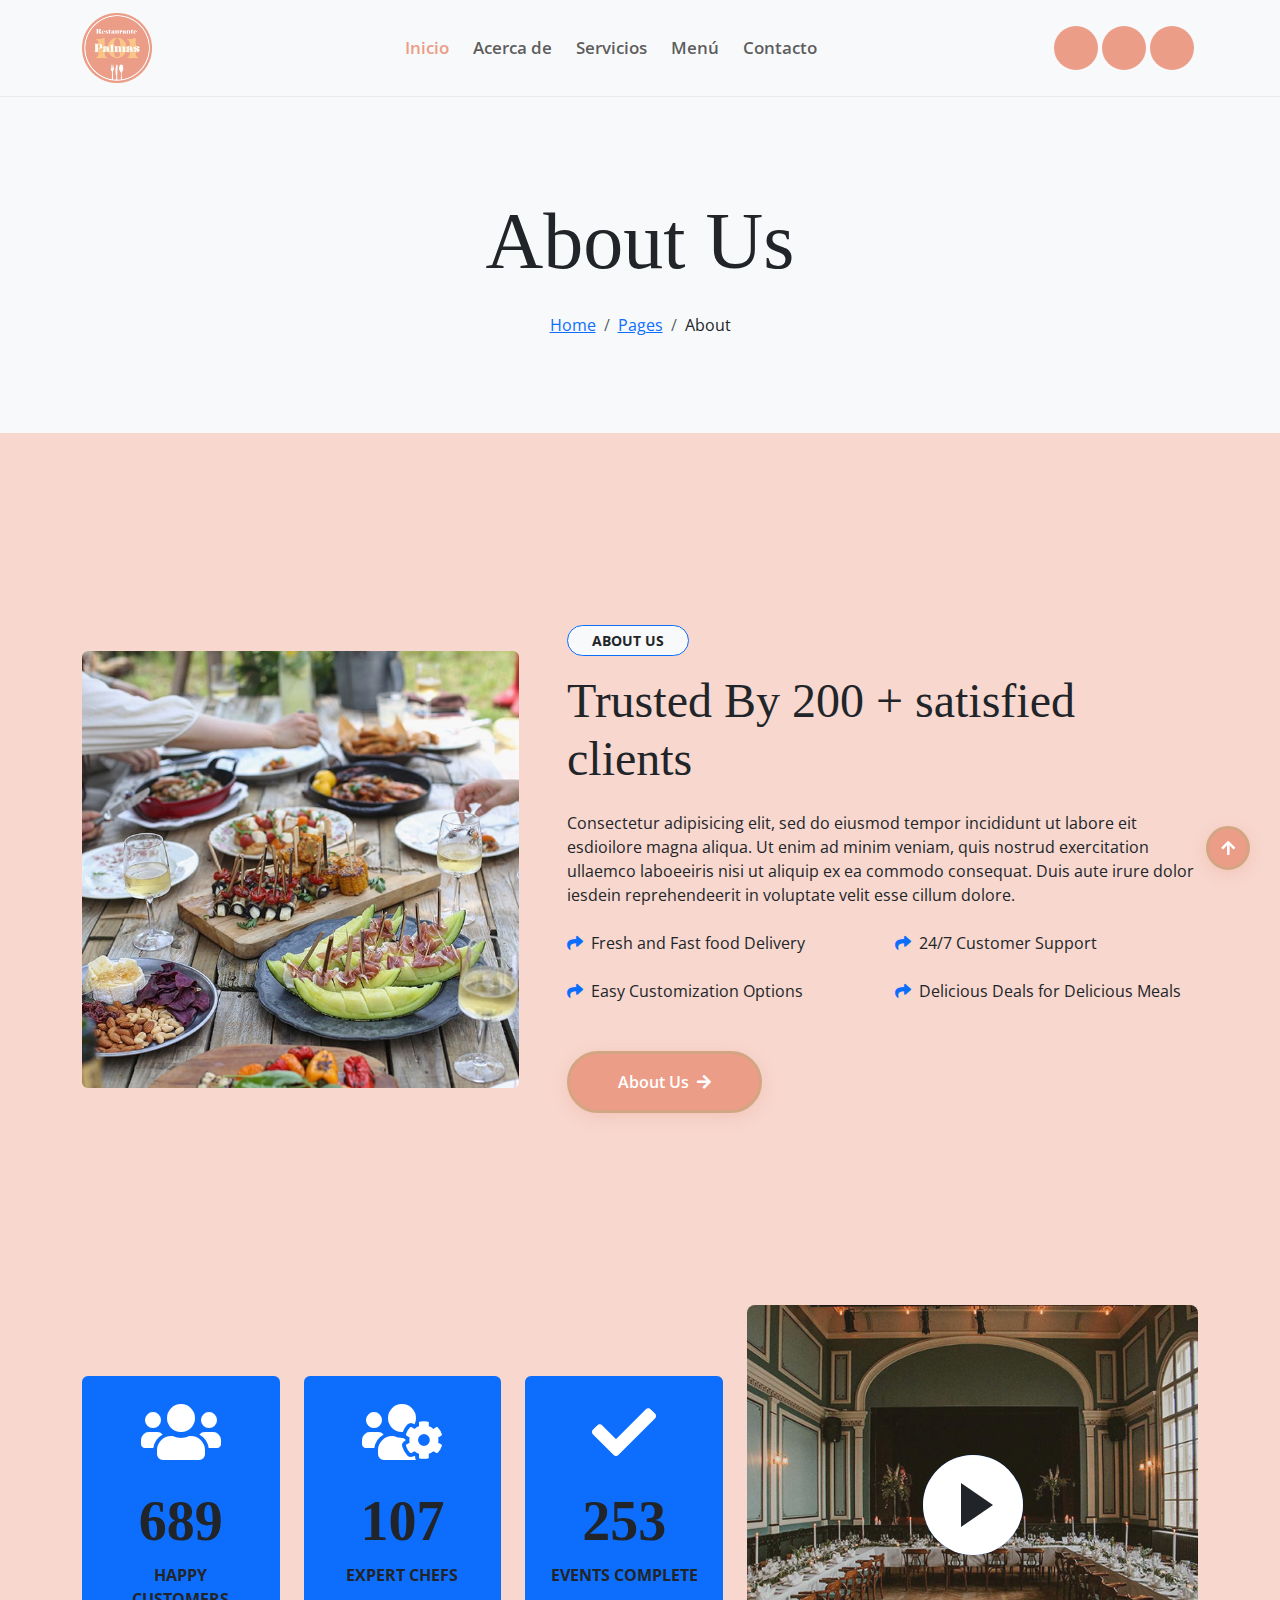
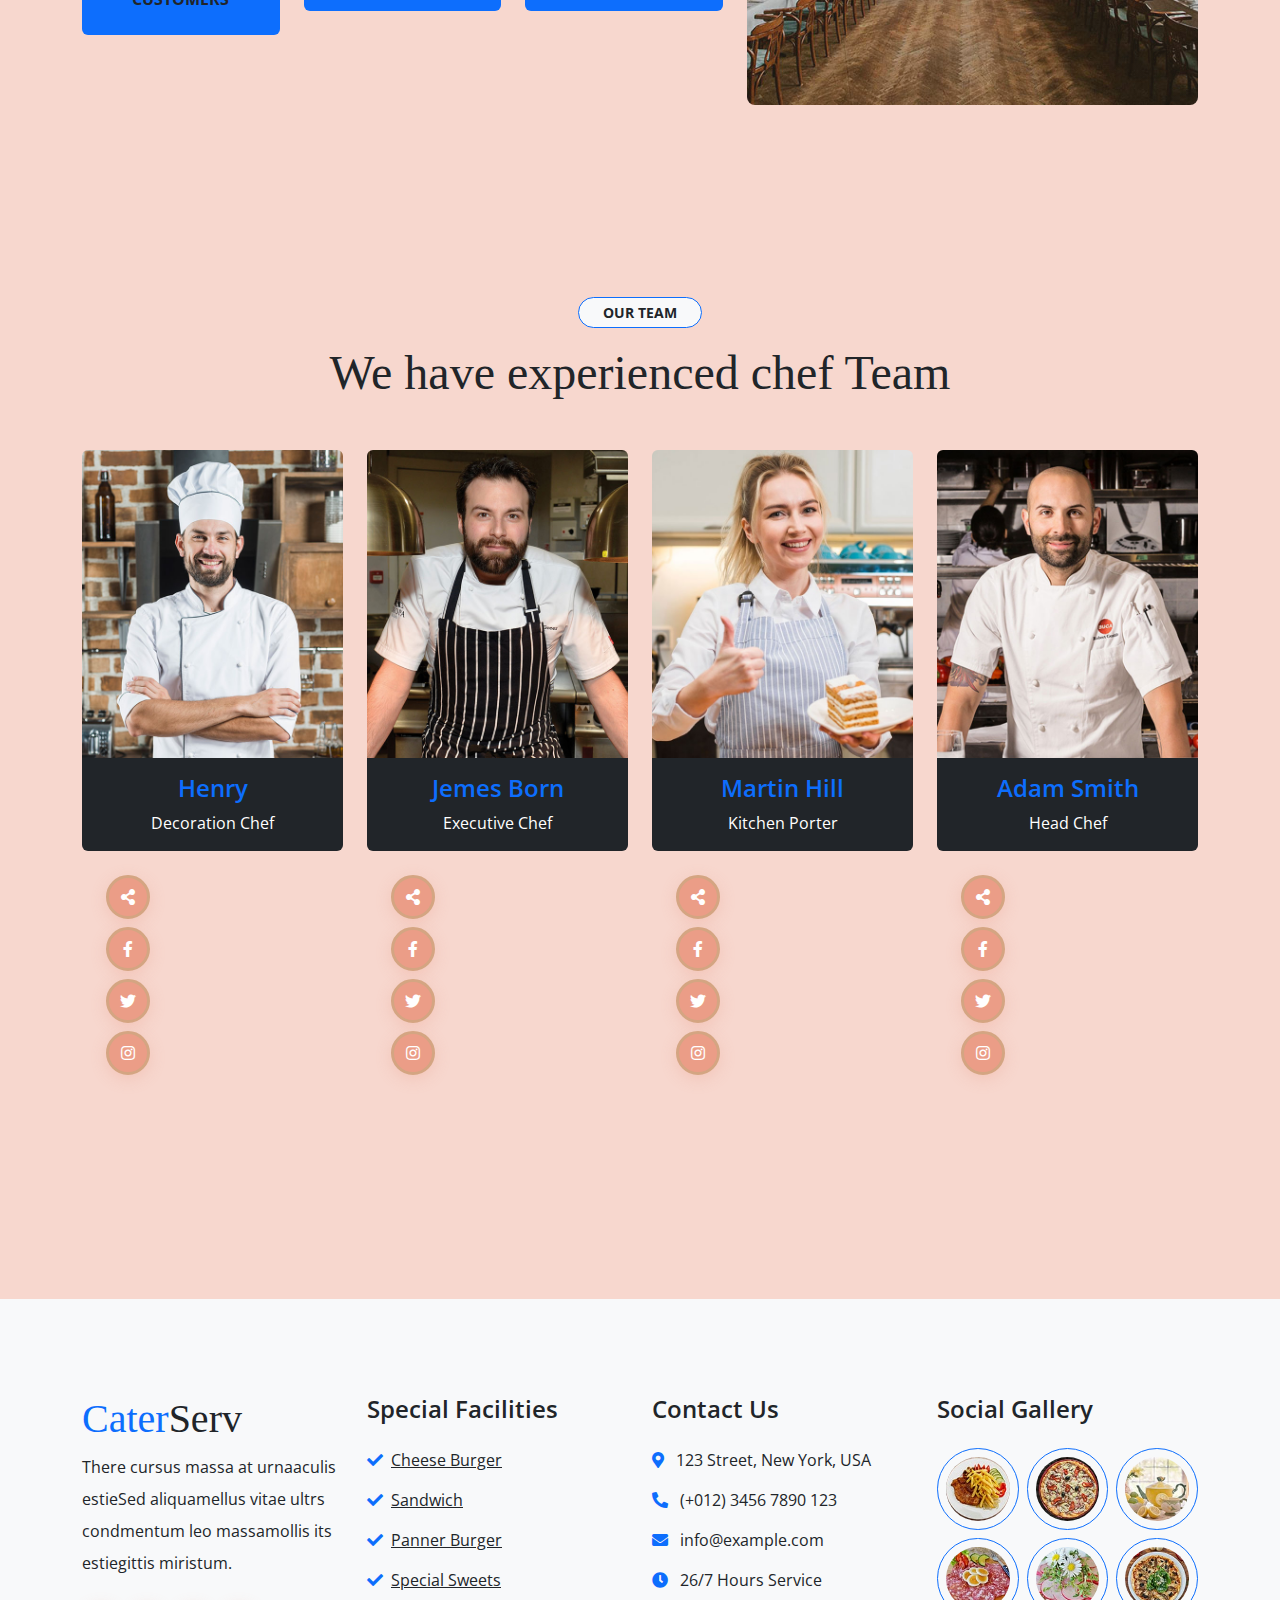
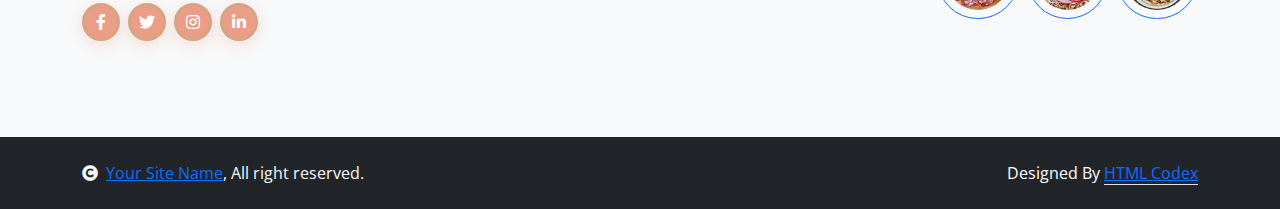
<file: about.html>
<!DOCTYPE html>
<html lang="es">

    <head>
        <meta charset="utf-8">
        <title>CaterServ - Catering Services Website Template</title>
        <meta content="width=device-width, initial-scale=1.0" name="viewport">
        <meta content="" name="keywords">
        <meta content="" name="description">

        <!-- Google Web Fonts -->
        <link rel="preconnect" href="https://fonts.googleapis.com">
        <link rel="preconnect" href="https://fonts.gstatic.com" crossorigin>
        <link href="https://fonts.googleapis.com/css2?family=Open+Sans:wght@400;600&family=Playball&display=swap" rel="stylesheet">

        <!-- Icon Font Stylesheet -->
        <link rel="stylesheet" href="https://use.fontawesome.com/releases/v5.15.4/css/all.css"/>
        <link href="https://cdn.jsdelivr.net/npm/bootstrap-icons@1.4.1/font/bootstrap-icons.css" rel="stylesheet">

        <!-- Libraries Stylesheet -->
        <link href="lib/animate/animate.min.css" rel="stylesheet">
        <link href="lib/lightbox/css/lightbox.min.css" rel="stylesheet">
        <link href="lib/owlcarousel/owl.carousel.min.css" rel="stylesheet">

        <!-- Customized Bootstrap Stylesheet -->
        <link href="https://cdn.jsdelivr.net/npm/bootstrap@5.3.3/dist/css/bootstrap.min.css" rel="stylesheet">

        <!-- Template Stylesheet -->
        <link href="css/style.css" rel="stylesheet">
    </head>

    <body>

        <!-- Spinner Start -->
        <div id="spinner" class="show w-100 vh-100 bg-white position-fixed translate-middle top-50 start-50  d-flex align-items-center justify-content-center">
            <div class="spinner-grow text-primary" role="status"></div>
        </div>
        <!-- Spinner End -->


        <!-- Navbar start -->
        <section class="container-fluid nav-bar">
            <div class="container">
                <nav class="navbar navbar-light navbar-expand-lg py-2">
                    <a href="index.html" class="navbar-brand">
                        <img src="img/logo_palmas_101.webp" alt="" style="width: 70px; height: auto;">
                    </a>
                    <button class="navbar-toggler py-2 px-3" type="button" data-bs-toggle="collapse" data-bs-target="#navbarCollapse">
                        <span class="fas fa-bars text-primary"></span>
                    </button>
                    <div class="collapse navbar-collapse" id="navbarCollapse">
                        <div class="navbar-nav mx-auto">
                            <a href="index.html" class="nav-item nav-link active">Inicio</a>
                            <a href="about.html" class="nav-item nav-link">Acerca de</a>
                            <a href="service.html" class="nav-item nav-link">Servicios</a>
                            <a href="menu.html" class="nav-item nav-link">Menú</a>
                            <a href="contact.html" class="nav-item nav-link">Contacto</a>
                        </div>
                        <button class="btn-search btn btn-md-square me-1 rounded-circle d-none d-lg-inline-flex" data-bs-toggle="modal" data-bs-target="#searchModal"><i class="fa-brands fa-facebook-f"></i></button>
                        <button class="btn-search btn btn-md-square me-1 rounded-circle d-none d-lg-inline-flex" data-bs-toggle="modal" data-bs-target="#searchModal"><i class="fa-brands fa-instagram"></i></button>
                        <button class="btn-search btn btn-md-square me-1 rounded-circle d-none d-lg-inline-flex" data-bs-toggle="modal" data-bs-target="#searchModal"><i class="fa-brands fa-tiktok"></i></button>
                    </div>
                </nav>
            </div>
        </section>
        <!-- Navbar End -->


        <!-- Modal Search Start -->
        <div class="modal fade" id="searchModal" tabindex="-1" aria-labelledby="exampleModalLabel" aria-hidden="true">
            <div class="modal-dialog modal-fullscreen">
                <div class="modal-content rounded-0">
                    <div class="modal-header">
                        <h5 class="modal-title" id="exampleModalLabel">Search by keyword</h5>
                        <button type="button" class="btn-close" data-bs-dismiss="modal" aria-label="Close"></button>
                    </div>
                    <div class="modal-body d-flex align-items-center">
                        <div class="input-group w-75 mx-auto d-flex">
                            <input type="search" class="form-control bg-transparent p-3" placeholder="keywords" aria-describedby="search-icon-1">
                            <span id="search-icon-1" class="input-group-text p-3"><i class="fa fa-search"></i></span>
                        </div>
                    </div>
                </div>
            </div>
        </div>
        <!-- Modal Search End -->


        <!-- Hero Start -->
        <div class="container-fluid bg-light py-6 my-6 mt-0">
            <div class="container text-center animated bounceInDown">
                <h1 class="display-1 mb-4">About Us</h1>
                <ol class="breadcrumb justify-content-center mb-0 animated bounceInDown">
                    <li class="breadcrumb-item"><a href="#">Home</a></li>
                    <li class="breadcrumb-item"><a href="#">Pages</a></li>
                    <li class="breadcrumb-item text-dark" aria-current="page">About</li>
                </ol>
            </div>
        </div>
        <!-- Hero End -->


        <!-- About Satrt -->
        <div class="container-fluid py-6">
            <div class="container">
                <div class="row g-5 align-items-center">
                    <div class="col-lg-5 wow bounceInUp" data-wow-delay="0.1s">
                        <img src="img/about.jpg" class="img-fluid rounded" alt="">
                    </div>
                    <div class="col-lg-7 wow bounceInUp" data-wow-delay="0.3s">
                        <small class="d-inline-block fw-bold text-dark text-uppercase bg-light border border-primary rounded-pill px-4 py-1 mb-3">About Us</small>
                        <h1 class="display-5 mb-4">Trusted By 200 + satisfied clients</h1>
                        <p class="mb-4">Consectetur adipisicing elit, sed do eiusmod tempor incididunt ut labore eit esdioilore magna aliqua. Ut enim ad minim veniam, 
                            quis nostrud exercitation ullaemco laboeeiris nisi ut aliquip ex ea commodo consequat. Duis aute irure 
                            dolor iesdein reprehendeerit in voluptate velit esse cillum dolore.</p>
                        <div class="row g-4 text-dark mb-5">
                            <div class="col-sm-6">
                                <i class="fas fa-share text-primary me-2"></i>Fresh and Fast food Delivery
                            </div>
                            <div class="col-sm-6">
                                <i class="fas fa-share text-primary me-2"></i>24/7 Customer Support
                            </div>
                            <div class="col-sm-6">
                                <i class="fas fa-share text-primary me-2"></i>Easy Customization Options
                            </div>
                            <div class="col-sm-6">
                                <i class="fas fa-share text-primary me-2"></i>Delicious Deals for Delicious Meals
                            </div>
                        </div>
                        <a href="" class="btn btn-primary py-3 px-5 rounded-pill">About Us<i class="fas fa-arrow-right ps-2"></i></a>
                    </div>
                </div>
            </div>
        </div>
        <!-- About End -->


        <!-- Fact Start-->
        <div class="container-fluid faqt py-6">
            <div class="container">
                <div class="row g-4 align-items-center">
                    <div class="col-lg-7">
                       <div class="row g-4">
                            <div class="col-sm-4 wow bounceInUp" data-wow-delay="0.3s">
                                <div class="faqt-item bg-primary rounded p-4 text-center">
                                    <i class="fas fa-users fa-4x mb-4 text-white"></i>
                                    <h1 class="display-4 fw-bold" data-toggle="counter-up">689</h1>
                                    <p class="text-dark text-uppercase fw-bold mb-0">Happy Customers</p>
                                </div>
                            </div>
                            <div class="col-sm-4 wow bounceInUp" data-wow-delay="0.5s">
                                <div class="faqt-item bg-primary rounded p-4 text-center">
                                    <i class="fas fa-users-cog fa-4x mb-4 text-white"></i>
                                    <h1 class="display-4 fw-bold" data-toggle="counter-up">107</h1>
                                    <p class="text-dark text-uppercase fw-bold mb-0">Expert Chefs</p>
                                </div>
                            </div>
                            <div class="col-sm-4 wow bounceInUp" data-wow-delay="0.7s">
                                <div class="faqt-item bg-primary rounded p-4 text-center">
                                    <i class="fas fa-check fa-4x mb-4 text-white"></i>
                                    <h1 class="display-4 fw-bold" data-toggle="counter-up">253</h1>
                                    <p class="text-dark text-uppercase fw-bold mb-0">Events Complete</p>
                                </div>
                            </div>
                        </div>
                    </div>
                    <div class="col-lg-5 wow bounceInUp" data-wow-delay="0.1s">
                        <div class="video">
                            <button type="button" class="btn btn-play" data-bs-toggle="modal" data-src="https://www.youtube.com/embed/DWRcNpR6Kdc" data-bs-target="#videoModal">
                                <span></span>
                            </button>
                        </div>
                    </div>
                </div>
            </div>
        </div>
        <!-- Modal Video -->
        <div class="modal fade" id="videoModal" tabindex="-1" aria-labelledby="exampleModalLabel" aria-hidden="true">
            <div class="modal-dialog">
                <div class="modal-content rounded-0">
                    <div class="modal-header">
                        <h5 class="modal-title" id="exampleModalLabel">Youtube Video</h5>
                        <button type="button" class="btn-close" data-bs-dismiss="modal" aria-label="Close"></button>
                    </div>
                    <div class="modal-body">
                        <!-- 16:9 aspect ratio -->
                        <div class="ratio ratio-16x9">
                            <iframe class="embed-responsive-item" src="" id="video" allowfullscreen allowscriptaccess="always"
                                allow="autoplay"></iframe>
                        </div>
                    </div>
                </div>
            </div>
        </div>
        <!-- Fact End -->


        <!-- Team Start -->
        <div class="container-fluid team py-6">
            <div class="container">
                <div class="text-center wow bounceInUp" data-wow-delay="0.1s">
                    <small class="d-inline-block fw-bold text-dark text-uppercase bg-light border border-primary rounded-pill px-4 py-1 mb-3">Our Team</small>
                    <h1 class="display-5 mb-5">We have experienced chef Team</h1>
                </div>
                <div class="row g-4">
                    <div class="col-lg-3 col-md-6 wow bounceInUp" data-wow-delay="0.1s">
                        <div class="team-item rounded">
                            <img class="img-fluid rounded-top " src="img/team-1.jpg" alt="">
                            <div class="team-content text-center py-3 bg-dark rounded-bottom">
                                <h4 class="text-primary">Henry</h4>
                                <p class="text-white mb-0">Decoration Chef</p>
                            </div>
                            <div class="team-icon d-flex flex-column justify-content-center m-4">
                                <a class="share btn btn-primary btn-md-square rounded-circle mb-2" href=""><i class="fas fa-share-alt"></i></a>
                                <a class="share-link btn btn-primary btn-md-square rounded-circle mb-2" href=""><i class="fab fa-facebook-f"></i></a>
                                <a class="share-link btn btn-primary btn-md-square rounded-circle mb-2" href=""><i class="fab fa-twitter"></i></a>
                                <a class="share-link btn btn-primary btn-md-square rounded-circle mb-2" href=""><i class="fab fa-instagram"></i></a>
                            </div>
                        </div>
                    </div>
                    <div class="col-lg-3 col-md-6 wow bounceInUp" data-wow-delay="0.3s">
                        <div class="team-item rounded">
                            <img class="img-fluid rounded-top " src="img/team-2.jpg" alt="">
                            <div class="team-content text-center py-3 bg-dark rounded-bottom">
                                <h4 class="text-primary">Jemes Born</h4>
                                <p class="text-white mb-0">Executive Chef</p>
                            </div>
                            <div class="team-icon d-flex flex-column justify-content-center m-4">
                                <a class="share btn btn-primary btn-md-square rounded-circle mb-2" href=""><i class="fas fa-share-alt"></i></a>
                                <a class="share-link btn btn-primary btn-md-square rounded-circle mb-2" href=""><i class="fab fa-facebook-f"></i></a>
                                <a class="share-link btn btn-primary btn-md-square rounded-circle mb-2" href=""><i class="fab fa-twitter"></i></a>
                                <a class="share-link btn btn-primary btn-md-square rounded-circle mb-2" href=""><i class="fab fa-instagram"></i></a>
                            </div>
                        </div>
                    </div>
                    <div class="col-lg-3 col-md-6 wow bounceInUp" data-wow-delay="0.5s">
                        <div class="team-item rounded">
                            <img class="img-fluid rounded-top " src="img/team-3.jpg" alt="">
                            <div class="team-content text-center py-3 bg-dark rounded-bottom">
                                <h4 class="text-primary">Martin Hill</h4>
                                <p class="text-white mb-0">Kitchen Porter</p>
                            </div>
                            <div class="team-icon d-flex flex-column justify-content-center m-4">
                                <a class="share btn btn-primary btn-md-square rounded-circle mb-2" href=""><i class="fas fa-share-alt"></i></a>
                                <a class="share-link btn btn-primary btn-md-square rounded-circle mb-2" href=""><i class="fab fa-facebook-f"></i></a>
                                <a class="share-link btn btn-primary btn-md-square rounded-circle mb-2" href=""><i class="fab fa-twitter"></i></a>
                                <a class="share-link btn btn-primary btn-md-square rounded-circle mb-2" href=""><i class="fab fa-instagram"></i></a>
                            </div>
                        </div>
                    </div>
                    <div class="col-lg-3 col-md-6 wow bounceInUp" data-wow-delay="0.7s">
                        <div class="team-item rounded">
                            <img class="img-fluid rounded-top " src="img/team-4.jpg" alt="">
                            <div class="team-content text-center py-3 bg-dark rounded-bottom">
                                <h4 class="text-primary">Adam Smith</h4>
                                <p class="text-white mb-0">Head Chef</p>
                            </div>
                            <div class="team-icon d-flex flex-column justify-content-center m-4">
                                <a class="share btn btn-primary btn-md-square rounded-circle mb-2" href=""><i class="fas fa-share-alt"></i></a>
                                <a class="share-link btn btn-primary btn-md-square rounded-circle mb-2" href=""><i class="fab fa-facebook-f"></i></a>
                                <a class="share-link btn btn-primary btn-md-square rounded-circle mb-2" href=""><i class="fab fa-twitter"></i></a>
                                <a class="share-link btn btn-primary btn-md-square rounded-circle mb-2" href=""><i class="fab fa-instagram"></i></a>
                            </div>
                        </div>
                    </div>
                </div>
            </div>
        </div>
        <!-- Team End -->


        <!-- Footer Start -->
        <div class="container-fluid footer py-6 my-6 mb-0 bg-light wow bounceInUp" data-wow-delay="0.1s">
            <div class="container">
                <div class="row">
                    <div class="col-lg-3 col-md-6">
                        <div class="footer-item">
                            <h1 class="text-primary">Cater<span class="text-dark">Serv</span></h1>
                            <p class="lh-lg mb-4">There cursus massa at urnaaculis estieSed aliquamellus vitae ultrs condmentum leo massamollis its estiegittis miristum.</p>
                            <div class="footer-icon d-flex">
                                <a class="btn btn-primary btn-sm-square me-2 rounded-circle" href=""><i class="fab fa-facebook-f"></i></a>
                                <a class="btn btn-primary btn-sm-square me-2 rounded-circle" href=""><i class="fab fa-twitter"></i></a>
                                <a href="#" class="btn btn-primary btn-sm-square me-2 rounded-circle"><i class="fab fa-instagram"></i></a>
                                <a href="#" class="btn btn-primary btn-sm-square rounded-circle"><i class="fab fa-linkedin-in"></i></a>
                            </div>
                        </div>
                    </div>
                    <div class="col-lg-3 col-md-6">
                        <div class="footer-item">
                            <h4 class="mb-4">Special Facilities</h4>
                            <div class="d-flex flex-column align-items-start">
                                <a class="text-body mb-3" href=""><i class="fa fa-check text-primary me-2"></i>Cheese Burger</a>
                                <a class="text-body mb-3" href=""><i class="fa fa-check text-primary me-2"></i>Sandwich</a>
                                <a class="text-body mb-3" href=""><i class="fa fa-check text-primary me-2"></i>Panner Burger</a>
                                <a class="text-body mb-3" href=""><i class="fa fa-check text-primary me-2"></i>Special Sweets</a>
                            </div>
                        </div>
                    </div>
                    <div class="col-lg-3 col-md-6">
                        <div class="footer-item">
                            <h4 class="mb-4">Contact Us</h4>
                            <div class="d-flex flex-column align-items-start">
                                <p><i class="fa fa-map-marker-alt text-primary me-2"></i> 123 Street, New York, USA</p>
                                <p><i class="fa fa-phone-alt text-primary me-2"></i> (+012) 3456 7890 123</p>
                                <p><i class="fas fa-envelope text-primary me-2"></i> info@example.com</p>
                                <p><i class="fa fa-clock text-primary me-2"></i> 26/7 Hours Service</p>
                            </div>
                        </div>
                    </div>
                    <div class="col-lg-3 col-md-6">
                        <div class="footer-item">
                            <h4 class="mb-4">Social Gallery</h4>
                            <div class="row g-2">
                                <div class="col-4">
                                     <img src="img/menu-01.jpg" class="img-fluid rounded-circle border border-primary p-2" alt="">
                                </div>
                                <div class="col-4">
                                     <img src="img/menu-02.jpg" class="img-fluid rounded-circle border border-primary p-2" alt="">
                                </div>
                                <div class="col-4">
                                     <img src="img/menu-03.jpg" class="img-fluid rounded-circle border border-primary p-2" alt="">
                                </div>
                                <div class="col-4">
                                     <img src="img/menu-04.jpg" class="img-fluid rounded-circle border border-primary p-2" alt="">
                                </div>
                                <div class="col-4">
                                     <img src="img/menu-05.jpg" class="img-fluid rounded-circle border border-primary p-2" alt="">
                                </div>
                                <div class="col-4">
                                     <img src="img/menu-06.jpg" class="img-fluid rounded-circle border border-primary p-2" alt="">
                                </div>
                            </div>
                        </div>
                    </div>
                </div>
            </div>
        </div>
        <!-- Footer End -->


        <!-- Copyright Start -->
        <div class="container-fluid copyright bg-dark py-4">
            <div class="container">
                <div class="row">
                    <div class="col-md-6 text-center text-md-start mb-3 mb-md-0">
                        <span class="text-light"><a href="#"><i class="fas fa-copyright text-light me-2"></i>Your Site Name</a>, All right reserved.</span>
                    </div>
                    <div class="col-md-6 my-auto text-center text-md-end text-white">
                        <!--/*** This template is free as long as you keep the below author’s credit link/attribution link/backlink. ***/-->
                        <!--/*** If you'd like to use the template without the below author’s credit link/attribution link/backlink, ***/-->
                        <!--/*** you can purchase the Credit Removal License from "https://htmlcodex.com/credit-removal". ***/-->
                        Designed By <a class="border-bottom" href="https://htmlcodex.com">HTML Codex</a>
                    </div>
                </div>
            </div>
        </div>
        <!-- Copyright End -->


        <!-- Back to Top -->
        <a href="#" class="btn btn-md-square btn-primary rounded-circle back-to-top"><i class="fa fa-arrow-up"></i></a>   

        
        <!-- JavaScript Libraries -->
        <script src="https://ajax.googleapis.com/ajax/libs/jquery/1.12.4/jquery.min.js"></script>
        <script src="https://cdn.jsdelivr.net/npm/bootstrap@5.0.0/dist/js/bootstrap.bundle.min.js"></script>
        <script src="lib/wow/wow.min.js"></script>
        <script src="lib/easing/easing.min.js"></script>
        <script src="lib/waypoints/waypoints.min.js"></script>
        <script src="lib/counterup/counterup.min.js"></script>
        <script src="lib/lightbox/js/lightbox.min.js"></script>
        <script src="lib/owlcarousel/owl.carousel.min.js"></script>

        <!-- Template Javascript -->
        <script src="js/main.js"></script>
    </body>
</html>
</file>
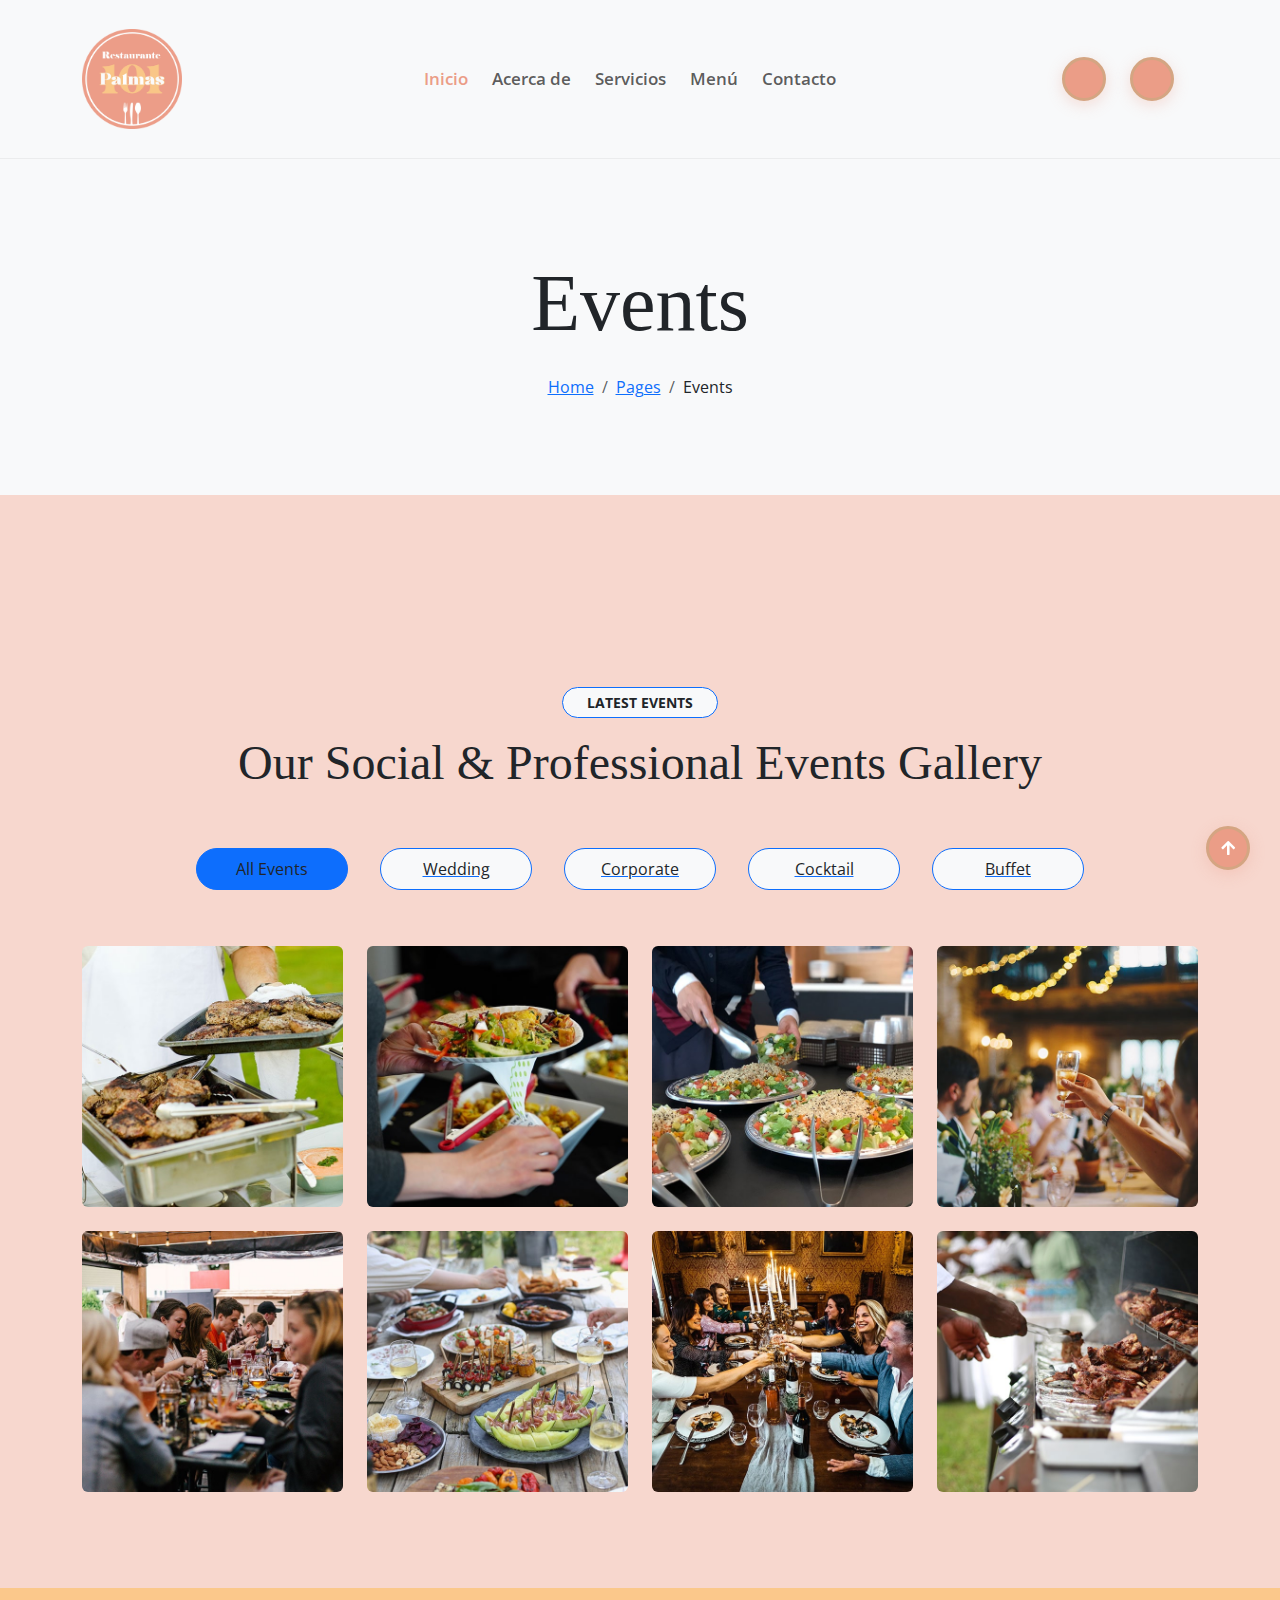
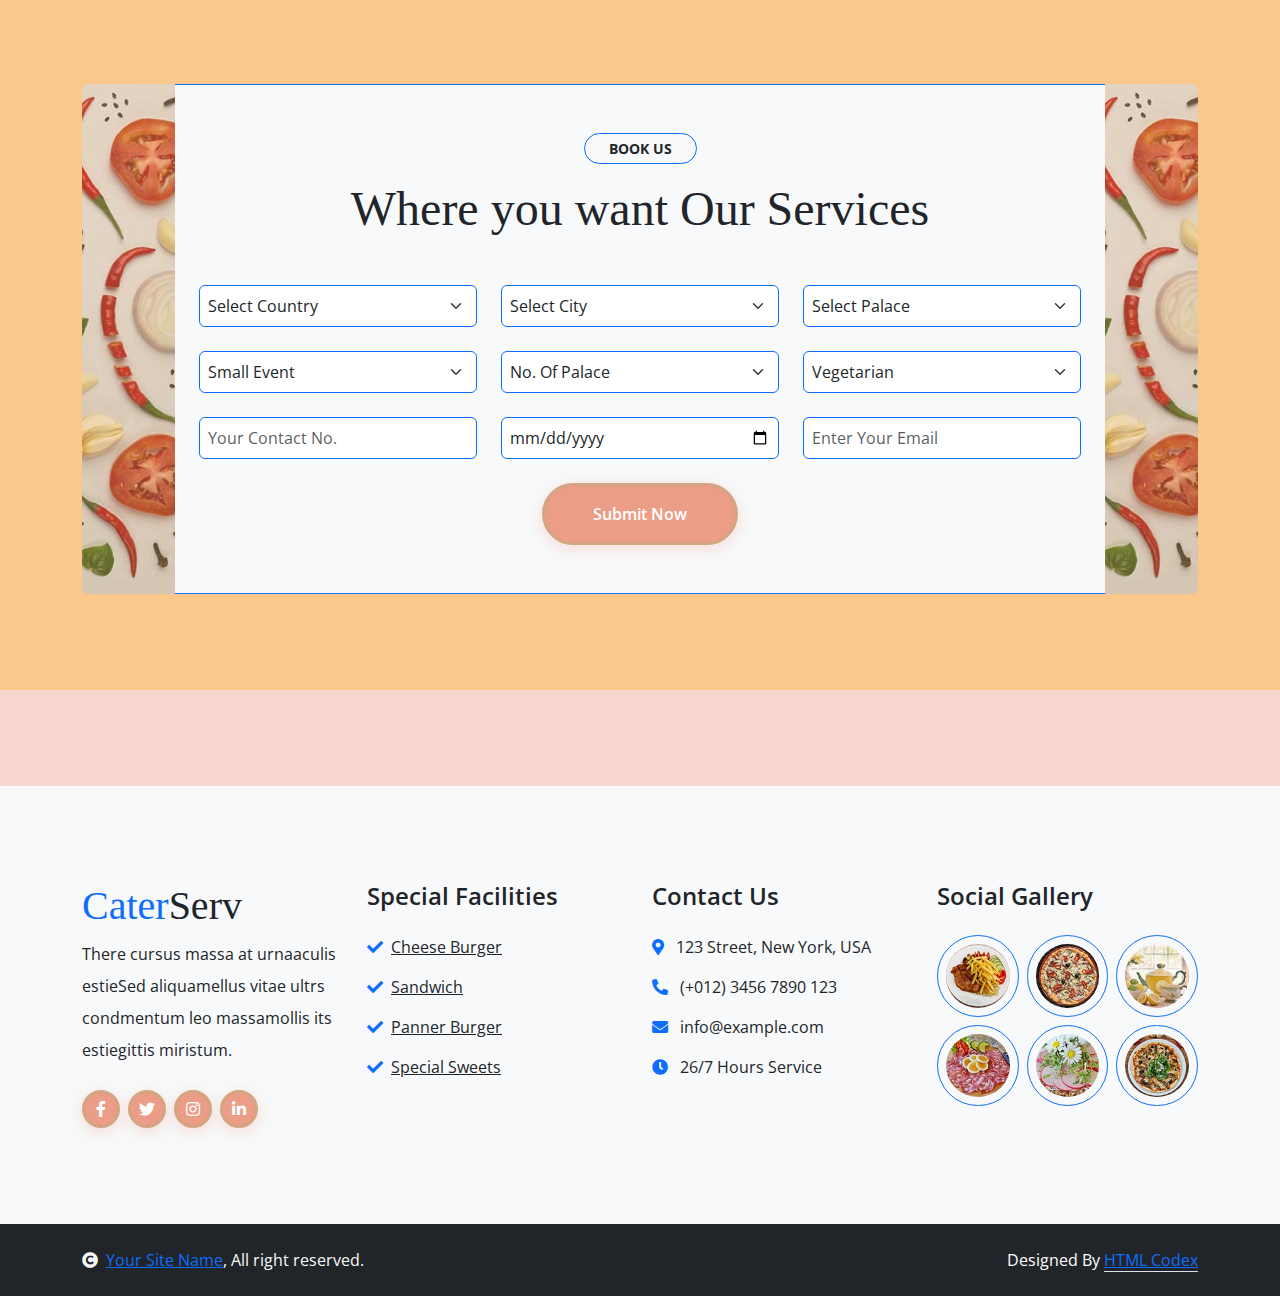
<file: event.html>
<!DOCTYPE html>
<html lang="en">

    <head>
        <meta charset="utf-8">
        <title>CaterServ - Catering Services Website Template</title>
        <meta content="width=device-width, initial-scale=1.0" name="viewport">
        <meta content="" name="keywords">
        <meta content="" name="description">

        <!-- Google Web Fonts -->
        <link rel="preconnect" href="https://fonts.googleapis.com">
        <link rel="preconnect" href="https://fonts.gstatic.com" crossorigin>
        <link href="https://fonts.googleapis.com/css2?family=Open+Sans:wght@400;600&family=Playball&display=swap" rel="stylesheet">

        <!-- Icon Font Stylesheet -->
        <link rel="stylesheet" href="https://use.fontawesome.com/releases/v5.15.4/css/all.css"/>
        <link href="https://cdn.jsdelivr.net/npm/bootstrap-icons@1.4.1/font/bootstrap-icons.css" rel="stylesheet">

        <!-- Libraries Stylesheet -->
        <link href="lib/animate/animate.min.css" rel="stylesheet">
        <link href="lib/lightbox/css/lightbox.min.css" rel="stylesheet">
        <link href="lib/owlcarousel/owl.carousel.min.css" rel="stylesheet">

        <!-- Customized Bootstrap Stylesheet -->
        <link href="https://cdn.jsdelivr.net/npm/bootstrap@5.3.3/dist/css/bootstrap.min.css" rel="stylesheet">

        <!-- Template Stylesheet -->
        <link href="css/style.css" rel="stylesheet">
    </head>

    <body>

        <!-- Spinner Start -->
        <div id="spinner" class="show w-100 vh-100 bg-white position-fixed translate-middle top-50 start-50  d-flex align-items-center justify-content-center">
            <div class="spinner-grow text-primary" role="status"></div>
        </div>
        <!-- Spinner End -->


        <!-- Navbar start -->
        <section class="container-fluid nav-bar">
            <div class="container">
                <nav class="navbar navbar-light navbar-expand-lg py-4">
                    <a href="index.html" class="navbar-brand">
                        <img src="img/logo_palmas_101.webp" alt="" style="width: 100px; height: auto;">
                    </a>
                    <button class="navbar-toggler py-2 px-3" type="button" data-bs-toggle="collapse" data-bs-target="#navbarCollapse">
                        <span class="fas fa-bars text-primary"></span>
                    </button>
                    <div class="collapse navbar-collapse" id="navbarCollapse">
                        <div class="navbar-nav mx-auto">
                            <a href="index.html" class="nav-item nav-link active">Inicio</a>
                            <a href="about.html" class="nav-item nav-link">Acerca de</a>
                            <a href="service.html" class="nav-item nav-link">Servicios</a>
                            <a href="menu.html" class="nav-item nav-link">Menú</a>
                            <!-- <div class="nav-item dropdown">
                                <a href="#" class="nav-link dropdown-toggle" data-bs-toggle="dropdown">Páginas</a>
                                <div class="dropdown-menu bg-light">
                                    <a href="book.html" class="dropdown-item">Reservar</a>
                                    <a href="blog.html" class="dropdown-item">Nuestro Blog</a>
                                    <a href="team.html" class="dropdown-item">Nuestro Equipo</a>
                                    <a href="testimonial.html" class="dropdown-item">Testimonios</a>
                                    <a href="404.html" class="dropdown-item">Página 404</a>
                                </div>
                            </div> -->
                            <a href="contact.html" class="nav-item nav-link">Contacto</a>
                        </div>
                        <button class="btn-search btn btn-primary btn-md-square me-4 rounded-circle d-none d-lg-inline-flex" data-bs-toggle="modal" data-bs-target="#searchModal"><i class="fa-brands fa-facebook"></i></button>
                        <button class="btn-search btn btn-primary btn-md-square me-4 rounded-circle d-none d-lg-inline-flex" data-bs-toggle="modal" data-bs-target="#searchModal"><i class="fa-brands fa-instagram"></i></button>
                    </div>
                </nav>
            </div>
        </section>
        <!-- Navbar End -->


        <!-- Modal Search Start -->
        <div class="modal fade" id="searchModal" tabindex="-1" aria-labelledby="exampleModalLabel" aria-hidden="true">
            <div class="modal-dialog modal-fullscreen">
                <div class="modal-content rounded-0">
                    <div class="modal-header">
                        <h5 class="modal-title" id="exampleModalLabel">Search by keyword</h5>
                        <button type="button" class="btn-close" data-bs-dismiss="modal" aria-label="Close"></button>
                    </div>
                    <div class="modal-body d-flex align-items-center">
                        <div class="input-group w-75 mx-auto d-flex">
                            <input type="search" class="form-control bg-transparent p-3" placeholder="keywords" aria-describedby="search-icon-1">
                            <span id="search-icon-1" class="input-group-text p-3"><i class="fa fa-search"></i></span>
                        </div>
                    </div>
                </div>
            </div>
        </div>
        <!-- Modal Search End -->


        <!-- Hero Start -->
        <div class="container-fluid bg-light py-6 my-6 mt-0">
            <div class="container text-center animated bounceInDown">
                <h1 class="display-1 mb-4">Events</h1>
                <ol class="breadcrumb justify-content-center mb-0 animated bounceInDown">
                    <li class="breadcrumb-item"><a href="#">Home</a></li>
                    <li class="breadcrumb-item"><a href="#">Pages</a></li>
                    <li class="breadcrumb-item text-dark" aria-current="page">Events</li>
                </ol>
            </div>
        </div>
        <!-- Hero End -->


        <!-- Events Start -->
        <div class="container-fluid event py-6">
            <div class="container">
                <div class="text-center wow bounceInUp" data-wow-delay="0.1s">
                    <small class="d-inline-block fw-bold text-dark text-uppercase bg-light border border-primary rounded-pill px-4 py-1 mb-3">Latest Events</small>
                    <h1 class="display-5 mb-5">Our Social & Professional Events Gallery</h1>
                </div>
                <div class="tab-class text-center">
                    <ul class="nav nav-pills d-inline-flex justify-content-center mb-5 wow bounceInUp" data-wow-delay="0.1s">
                        <li class="nav-item p-2">
                            <a class="d-flex mx-2 py-2 border border-primary bg-light rounded-pill active" data-bs-toggle="pill" href="#tab-1">
                                <span class="text-dark" style="width: 150px;">All Events</span>
                            </a>
                        </li>
                        <li class="nav-item p-2">
                            <a class="d-flex py-2 mx-2 border border-primary bg-light rounded-pill" data-bs-toggle="pill" href="#tab-2">
                                <span class="text-dark" style="width: 150px;">Wedding</span>
                            </a>
                        </li>
                        <li class="nav-item p-2">
                            <a class="d-flex mx-2 py-2 border border-primary bg-light rounded-pill" data-bs-toggle="pill" href="#tab-3">
                                <span class="text-dark" style="width: 150px;">Corporate</span>
                            </a>
                        </li>
                        <li class="nav-item p-2">
                            <a class="d-flex mx-2 py-2 border border-primary bg-light rounded-pill" data-bs-toggle="pill" href="#tab-4">
                                <span class="text-dark" style="width: 150px;">Cocktail</span>
                            </a>
                        </li>
                        <li class="nav-item p-2">
                            <a class="d-flex mx-2 py-2 border border-primary bg-light rounded-pill" data-bs-toggle="pill" href="#tab-5">
                                <span class="text-dark" style="width: 150px;">Buffet</span>
                            </a>
                        </li>
                    </ul>
                    <div class="tab-content">
                        <div id="tab-1" class="tab-pane fade show p-0 active">
                            <div class="row g-4">
                                <div class="col-lg-12">
                                    <div class="row g-4">
                                        <div class="col-md-6 col-lg-3 wow bounceInUp" data-wow-delay="0.1s">
                                            <div class="event-img position-relative">
                                                <img class="img-fluid rounded w-100" src="img/event-1.jpg" alt="">
                                                <div class="event-overlay d-flex flex-column p-4">
                                                    <h4 class="me-auto">Wedding</h4>
                                                    <a href="img/event-1.jpg" data-lightbox="event-1" class="my-auto"><i class="fas fa-search-plus text-dark fa-2x"></i></a>
                                                </div>
                                            </div>
                                        </div>
                                        <div class="col-md-6 col-lg-3 wow bounceInUp" data-wow-delay="0.3s">
                                            <div class="event-img position-relative">
                                                <img class="img-fluid rounded w-100" src="img/event-2.jpg" alt="">
                                                <div class="event-overlay d-flex flex-column p-4">
                                                    <h4 class="me-auto">Corporate</h4>
                                                    <a href="img/event-2.jpg" data-lightbox="event-2" class="my-auto"><i class="fas fa-search-plus text-dark fa-2x"></i></a>
                                                </div>
                                            </div>
                                        </div>
                                        <div class="col-md-6 col-lg-3 wow bounceInUp" data-wow-delay="0.5s">
                                            <div class="event-img position-relative">
                                                <img class="img-fluid rounded w-100" src="img/event-3.jpg" alt="">
                                                <div class="event-overlay d-flex flex-column p-4">
                                                    <h4 class="me-auto">Wedding</h4>
                                                    <a href="img/event-3.jpg" data-lightbox="event-3" class="my-auto"><i class="fas fa-search-plus text-dark fa-2x"></i></a>
                                                </div>
                                            </div>
                                        </div>
                                        <div class="col-md-6 col-lg-3 wow bounceInUp" data-wow-delay="0.7s">
                                            <div class="event-img position-relative">
                                                <img class="img-fluid rounded w-100" src="img/event-4.jpg" alt="">
                                                <div class="event-overlay d-flex flex-column p-4">
                                                    <h4 class="me-auto">Buffet</h4>
                                                    <a href="img/event-4.jpg" data-lightbox="event-4" class="my-auto"><i class="fas fa-search-plus text-dark fa-2x"></i></a>
                                                </div>
                                            </div>
                                        </div>
                                        <div class="col-md-6 col-lg-3 wow bounceInUp" data-wow-delay="0.1s">
                                            <div class="event-img position-relative">
                                                <img class="img-fluid rounded w-100" src="img/event-5.jpg" alt="">
                                                <div class="event-overlay d-flex flex-column p-4">
                                                    <h4 class="me-auto">Cocktail</h4>
                                                    <a href="img/event-5.jpg" data-lightbox="event-5" class="my-auto"><i class="fas fa-search-plus text-dark fa-2x"></i></a>
                                                </div>
                                            </div>
                                        </div>
                                        <div class="col-md-6 col-lg-3 wow bounceInUp" data-wow-delay="0.3s">
                                            <div class="event-img position-relative">
                                                <img class="img-fluid rounded w-100" src="img/event-6.jpg" alt="">
                                                <div class="event-overlay d-flex flex-column p-4">
                                                    <h4 class="me-auto">Wedding</h4>
                                                    <a href="img/event-6.jpg" data-lightbox="event-6" class="my-auto"><i class="fas fa-search-plus text-dark fa-2x"></i></a>
                                                </div>
                                            </div>
                                        </div>
                                        <div class="col-md-6 col-lg-3 wow bounceInUp" data-wow-delay="0.5s">
                                            <div class="event-img position-relative">
                                                <img class="img-fluid rounded w-100" src="img/event-7.jpg" alt="">
                                                <div class="event-overlay d-flex flex-column p-4">
                                                    <h4 class="me-auto">Buffet</h4>
                                                    <a href="img/event-7.jpg" data-lightbox="event-7" class="my-auto"><i class="fas fa-search-plus text-dark fa-2x"></i></a>
                                                </div>
                                            </div>
                                        </div>
                                        <div class="col-md-6 col-lg-3 wow bounceInUp" data-wow-delay="0.7s">
                                            <div class="event-img position-relative">
                                                <img class="img-fluid rounded w-100" src="img/event-8.jpg" alt="">
                                                <div class="event-overlay d-flex flex-column p-4">
                                                    <h4 class="me-auto">Corporate</h4>
                                                    <a href="img/event-8.jpg" data-lightbox="event-17" class="my-auto"><i class="fas fa-search-plus text-dark fa-2x"></i></a>
                                                </div>
                                            </div>
                                        </div>
                                    </div>
                                </div>
                            </div>
                        </div>
                        <div id="tab-2" class="tab-pane fade show p-0">
                            <div class="row g-4">
                                <div class="col-lg-12">
                                    <div class="row g-4">
                                        <div class="col-md-6 col-lg-3">
                                            <div class="event-img position-relative">
                                                <img class="img-fluid rounded w-100" src="img/event-1.jpg" alt="">
                                                <div class="event-overlay d-flex flex-column p-4">
                                                    <h4 class="me-auto">Wedding</h4>
                                                    <a href="img/01.jpg" data-lightbox="event-8" class="my-auto"><i class="fas fa-search-plus text-dark fa-2x"></i></a>
                                                </div>
                                            </div>
                                        </div>
                                        <div class="col-md-6 col-lg-3">
                                            <div class="event-img position-relative">
                                                <img class="img-fluid rounded w-100" src="img/event-2.jpg" alt="">
                                                <div class="event-overlay d-flex flex-column p-4">
                                                    <h4 class="me-auto">Wedding</h4>
                                                    <a href="img/01.jpg" data-lightbox="event-9" class="my-auto"><i class="fas fa-search-plus text-dark fa-2x"></i></a>
                                                </div>
                                            </div>
                                        </div>
                                    </div>
                                </div>
                            </div>
                        </div>
                        <div id="tab-3" class="tab-pane fade show p-0">
                            <div class="row g-4">
                                <div class="col-lg-12">
                                    <div class="row g-4">
                                        <div class="col-md-6 col-lg-3">
                                            <div class="event-img position-relative">
                                                <img class="img-fluid rounded w-100" src="img/event-3.jpg" alt="">
                                                <div class="event-overlay d-flex flex-column p-4">
                                                    <h4 class="me-auto">Corporate</h4>
                                                    <a href="img/01.jpg" data-lightbox="event-10" class="my-auto"><i class="fas fa-search-plus text-dark fa-2x"></i></a>
                                                </div>
                                            </div>
                                        </div>
                                        <div class="col-md-6 col-lg-3">
                                            <div class="event-img position-relative">
                                                <img class="img-fluid rounded w-100" src="img/event-4.jpg" alt="">
                                                <div class="event-overlay d-flex flex-column p-4">
                                                    <h4 class="me-auto">Corporate</h4>
                                                    <a href="img/01.jpg" data-lightbox="event-11" class="my-auto"><i class="fas fa-search-plus text-dark fa-2x"></i></a>
                                                </div>
                                            </div>
                                        </div>
                                    </div>
                                </div>
                            </div>
                        </div>
                        <div id="tab-4" class="tab-pane fade show p-0">
                            <div class="row g-4">
                                <div class="col-lg-12">
                                    <div class="row g-4">
                                        <div class="col-md-6 col-lg-3">
                                            <div class="event-img position-relative">
                                                <img class="img-fluid rounded w-100" src="img/event-5.jpg" alt="">
                                                <div class="event-overlay d-flex flex-column p-4">
                                                    <h4 class="me-auto">Cocktail</h4>
                                                    <a href="img/01.jpg" data-lightbox="event-12" class="my-auto"><i class="fas fa-search-plus text-dark fa-2x"></i></a>
                                                </div>
                                            </div>
                                        </div>
                                        <div class="col-md-6 col-lg-3">
                                            <div class="event-img position-relative">
                                                <img class="img-fluid rounded w-100" src="img/event-6.jpg" alt="">
                                                <div class="event-overlay d-flex flex-column p-4">
                                                    <h4 class="me-auto">Cocktail</h4>
                                                    <a href="img/01.jpg" data-lightbox="event-13" class="my-auto"><i class="fas fa-search-plus text-dark fa-2x"></i></a>
                                                </div>
                                            </div>
                                        </div>
                                    </div>
                                </div>
                            </div>
                        </div>
                        <div id="tab-5" class="tab-pane fade show p-0">
                            <div class="row g-4">
                                <div class="col-lg-12">
                                    <div class="row g-4">
                                        <div class="col-md-6 col-lg-3">
                                            <div class="event-img position-relative">
                                                <img class="img-fluid rounded w-100" src="img/event-7.jpg" alt="">
                                                <div class="event-overlay d-flex flex-column p-4">
                                                    <h4 class="me-auto">Buffet</h4>
                                                    <a href="img/01.jpg" data-lightbox="event-14" class="my-auto"><i class="fas fa-search-plus text-dark fa-2x"></i></a>
                                                </div>
                                            </div>
                                        </div>
                                        <div class="col-md-6 col-lg-3">
                                            <div class="event-img position-relative">
                                                <img class="img-fluid rounded w-100" src="img/event-8.jpg" alt="">
                                                <div class="event-overlay d-flex flex-column p-4">
                                                    <h4 class="me-auto">Buffet</h4>
                                                    <a href="img/01.jpg" data-lightbox="event-15" class="my-auto"><i class="fas fa-search-plus text-dark fa-2x"></i></a>
                                                </div>
                                            </div>
                                        </div>
                                    </div>
                                </div>
                            </div>
                        </div>
                    </div>
                </div>
            </div>
        </div>
        <!-- Events End -->


        <!-- Book Us Start -->
        <div class="container-fluid contact py-6 wow bounceInUp" data-wow-delay="0.1s">
            <div class="container">
                <div class="row g-0">
                    <div class="col-1">
                        <img src="img/background-site.jpg" class="img-fluid h-100 w-100 rounded-start" style="object-fit: cover; opacity: 0.7;" alt="">
                    </div>
                    <div class="col-10">
                        <div class="border-bottom border-top border-primary bg-light py-5 px-4">
                            <div class="text-center">
                                <small class="d-inline-block fw-bold text-dark text-uppercase bg-light border border-primary rounded-pill px-4 py-1 mb-3">Book Us</small>
                                <h1 class="display-5 mb-5">Where you want Our Services</h1>
                            </div>
                            <div class="row g-4 form">
                                <div class="col-lg-4 col-md-6">
                                    <select class="form-select border-primary p-2" aria-label="Default select example">
                                        <option selected>Select Country</option>
                                        <option value="1">USA</option>
                                        <option value="2">UK</option>
                                        <option value="3">India</option>
                                    </select>
                                </div>
                                <div class="col-lg-4 col-md-6">
                                    <select class="form-select border-primary p-2" aria-label="Default select example">
                                        <option selected>Select City</option>
                                        <option value="1">Depend On Country</option>
                                        <option value="2">UK</option>
                                        <option value="3">India</option>
                                    </select>
                                </div>
                                <div class="col-lg-4 col-md-6">
                                    <select class="form-select border-primary p-2" aria-label="Default select example">
                                        <option selected>Select Palace</option>
                                        <option value="1">Depend On Country</option>
                                        <option value="2">UK</option>
                                        <option value="3">India</option>
                                    </select>
                                </div>
                                <div class="col-lg-4 col-md-6">
                                    <select class="form-select border-primary p-2" aria-label="Default select example">
                                        <option selected>Small Event</option>
                                        <option value="1">Event Type</option>
                                        <option value="2">Big Event</option>
                                        <option value="3">Small Event</option>
                                    </select>
                                </div>
                                <div class="col-lg-4 col-md-6">
                                    <select class="form-select border-primary p-2" aria-label="Default select example">
                                        <option selected>No. Of Palace</option>
                                        <option value="1">100-200</option>
                                        <option value="2">300-400</option>
                                        <option value="3">500-600</option>
                                        <option value="4">700-800</option>
                                        <option value="5">900-1000</option>
                                        <option value="6">1000+</option>
                                    </select>
                                </div>
                                <div class="col-lg-4 col-md-6">
                                    <select class="form-select border-primary p-2" aria-label="Default select example">
                                        <option selected>Vegetarian</option>
                                        <option value="1">Vegetarian</option>
                                        <option value="2">Non Vegetarian</option>
                                    </select>
                                </div>
                                <div class="col-lg-4 col-md-6">
                                    <input type="mobile" class="form-control border-primary p-2" placeholder="Your Contact No.">
                                </div>
                                <div class="col-lg-4 col-md-6">
                                    <input type="date" class="form-control border-primary p-2" placeholder="Select Date">
                                </div>
                                <div class="col-lg-4 col-md-6">
                                    <input type="email" class="form-control border-primary p-2" placeholder="Enter Your Email">
                                </div>
                                <div class="col-12 text-center">
                                    <button type="submit" class="btn btn-primary px-5 py-3 rounded-pill">Submit Now</button>
                                </div>
                            </div>
                        </div>
                    </div>
                    <div class="col-1">
                        <img src="img/background-site.jpg" class="img-fluid h-100 w-100 rounded-end" style="object-fit: cover; opacity: 0.7;" alt="">
                    </div>
                </div>
            </div>
        </div>
        <!-- Book Us End -->


        <!-- Footer Start -->
        <div class="container-fluid footer py-6 my-6 mb-0 bg-light wow bounceInUp" data-wow-delay="0.1s">
            <div class="container">
                <div class="row">
                    <div class="col-lg-3 col-md-6">
                        <div class="footer-item">
                            <h1 class="text-primary">Cater<span class="text-dark">Serv</span></h1>
                            <p class="lh-lg mb-4">There cursus massa at urnaaculis estieSed aliquamellus vitae ultrs condmentum leo massamollis its estiegittis miristum.</p>
                            <div class="footer-icon d-flex">
                                <a class="btn btn-primary btn-sm-square me-2 rounded-circle" href=""><i class="fab fa-facebook-f"></i></a>
                                <a class="btn btn-primary btn-sm-square me-2 rounded-circle" href=""><i class="fab fa-twitter"></i></a>
                                <a href="#" class="btn btn-primary btn-sm-square me-2 rounded-circle"><i class="fab fa-instagram"></i></a>
                                <a href="#" class="btn btn-primary btn-sm-square rounded-circle"><i class="fab fa-linkedin-in"></i></a>
                            </div>
                        </div>
                    </div>
                    <div class="col-lg-3 col-md-6">
                        <div class="footer-item">
                            <h4 class="mb-4">Special Facilities</h4>
                            <div class="d-flex flex-column align-items-start">
                                <a class="text-body mb-3" href=""><i class="fa fa-check text-primary me-2"></i>Cheese Burger</a>
                                <a class="text-body mb-3" href=""><i class="fa fa-check text-primary me-2"></i>Sandwich</a>
                                <a class="text-body mb-3" href=""><i class="fa fa-check text-primary me-2"></i>Panner Burger</a>
                                <a class="text-body mb-3" href=""><i class="fa fa-check text-primary me-2"></i>Special Sweets</a>
                            </div>
                        </div>
                    </div>
                    <div class="col-lg-3 col-md-6">
                        <div class="footer-item">
                            <h4 class="mb-4">Contact Us</h4>
                            <div class="d-flex flex-column align-items-start">
                                <p><i class="fa fa-map-marker-alt text-primary me-2"></i> 123 Street, New York, USA</p>
                                <p><i class="fa fa-phone-alt text-primary me-2"></i> (+012) 3456 7890 123</p>
                                <p><i class="fas fa-envelope text-primary me-2"></i> info@example.com</p>
                                <p><i class="fa fa-clock text-primary me-2"></i> 26/7 Hours Service</p>
                            </div>
                        </div>
                    </div>
                    <div class="col-lg-3 col-md-6">
                        <div class="footer-item">
                            <h4 class="mb-4">Social Gallery</h4>
                            <div class="row g-2">
                                <div class="col-4">
                                     <img src="img/menu-01.jpg" class="img-fluid rounded-circle border border-primary p-2" alt="">
                                </div>
                                <div class="col-4">
                                     <img src="img/menu-02.jpg" class="img-fluid rounded-circle border border-primary p-2" alt="">
                                </div>
                                <div class="col-4">
                                     <img src="img/menu-03.jpg" class="img-fluid rounded-circle border border-primary p-2" alt="">
                                </div>
                                <div class="col-4">
                                     <img src="img/menu-04.jpg" class="img-fluid rounded-circle border border-primary p-2" alt="">
                                </div>
                                <div class="col-4">
                                     <img src="img/menu-05.jpg" class="img-fluid rounded-circle border border-primary p-2" alt="">
                                </div>
                                <div class="col-4">
                                     <img src="img/menu-06.jpg" class="img-fluid rounded-circle border border-primary p-2" alt="">
                                </div>
                            </div>
                        </div>
                    </div>
                </div>
            </div>
        </div>
        <!-- Footer End -->


        <!-- Copyright Start -->
        <div class="container-fluid copyright bg-dark py-4">
            <div class="container">
                <div class="row">
                    <div class="col-md-6 text-center text-md-start mb-3 mb-md-0">
                        <span class="text-light"><a href="#"><i class="fas fa-copyright text-light me-2"></i>Your Site Name</a>, All right reserved.</span>
                    </div>
                    <div class="col-md-6 my-auto text-center text-md-end text-white">
                        <!--/*** This template is free as long as you keep the below author’s credit link/attribution link/backlink. ***/-->
                        <!--/*** If you'd like to use the template without the below author’s credit link/attribution link/backlink, ***/-->
                        <!--/*** you can purchase the Credit Removal License from "https://htmlcodex.com/credit-removal". ***/-->
                        Designed By <a class="border-bottom" href="https://htmlcodex.com">HTML Codex</a>
                    </div>
                </div>
            </div>
        </div>
        <!-- Copyright End -->


        <!-- Back to Top -->
        <a href="#" class="btn btn-md-square btn-primary rounded-circle back-to-top"><i class="fa fa-arrow-up"></i></a>   

        
    <!-- JavaScript Libraries -->
    <script src="https://ajax.googleapis.com/ajax/libs/jquery/1.12.4/jquery.min.js"></script>
    <script src="https://cdn.jsdelivr.net/npm/bootstrap@5.0.0/dist/js/bootstrap.bundle.min.js"></script>
    <script src="lib/wow/wow.min.js"></script>
    <script src="lib/easing/easing.min.js"></script>
    <script src="lib/waypoints/waypoints.min.js"></script>
    <script src="lib/counterup/counterup.min.js"></script>
    <script src="lib/lightbox/js/lightbox.min.js"></script>
    <script src="lib/owlcarousel/owl.carousel.min.js"></script>

    <!-- Template Javascript -->
    <script src="js/main.js"></script>
    </body>

</html>
</file>
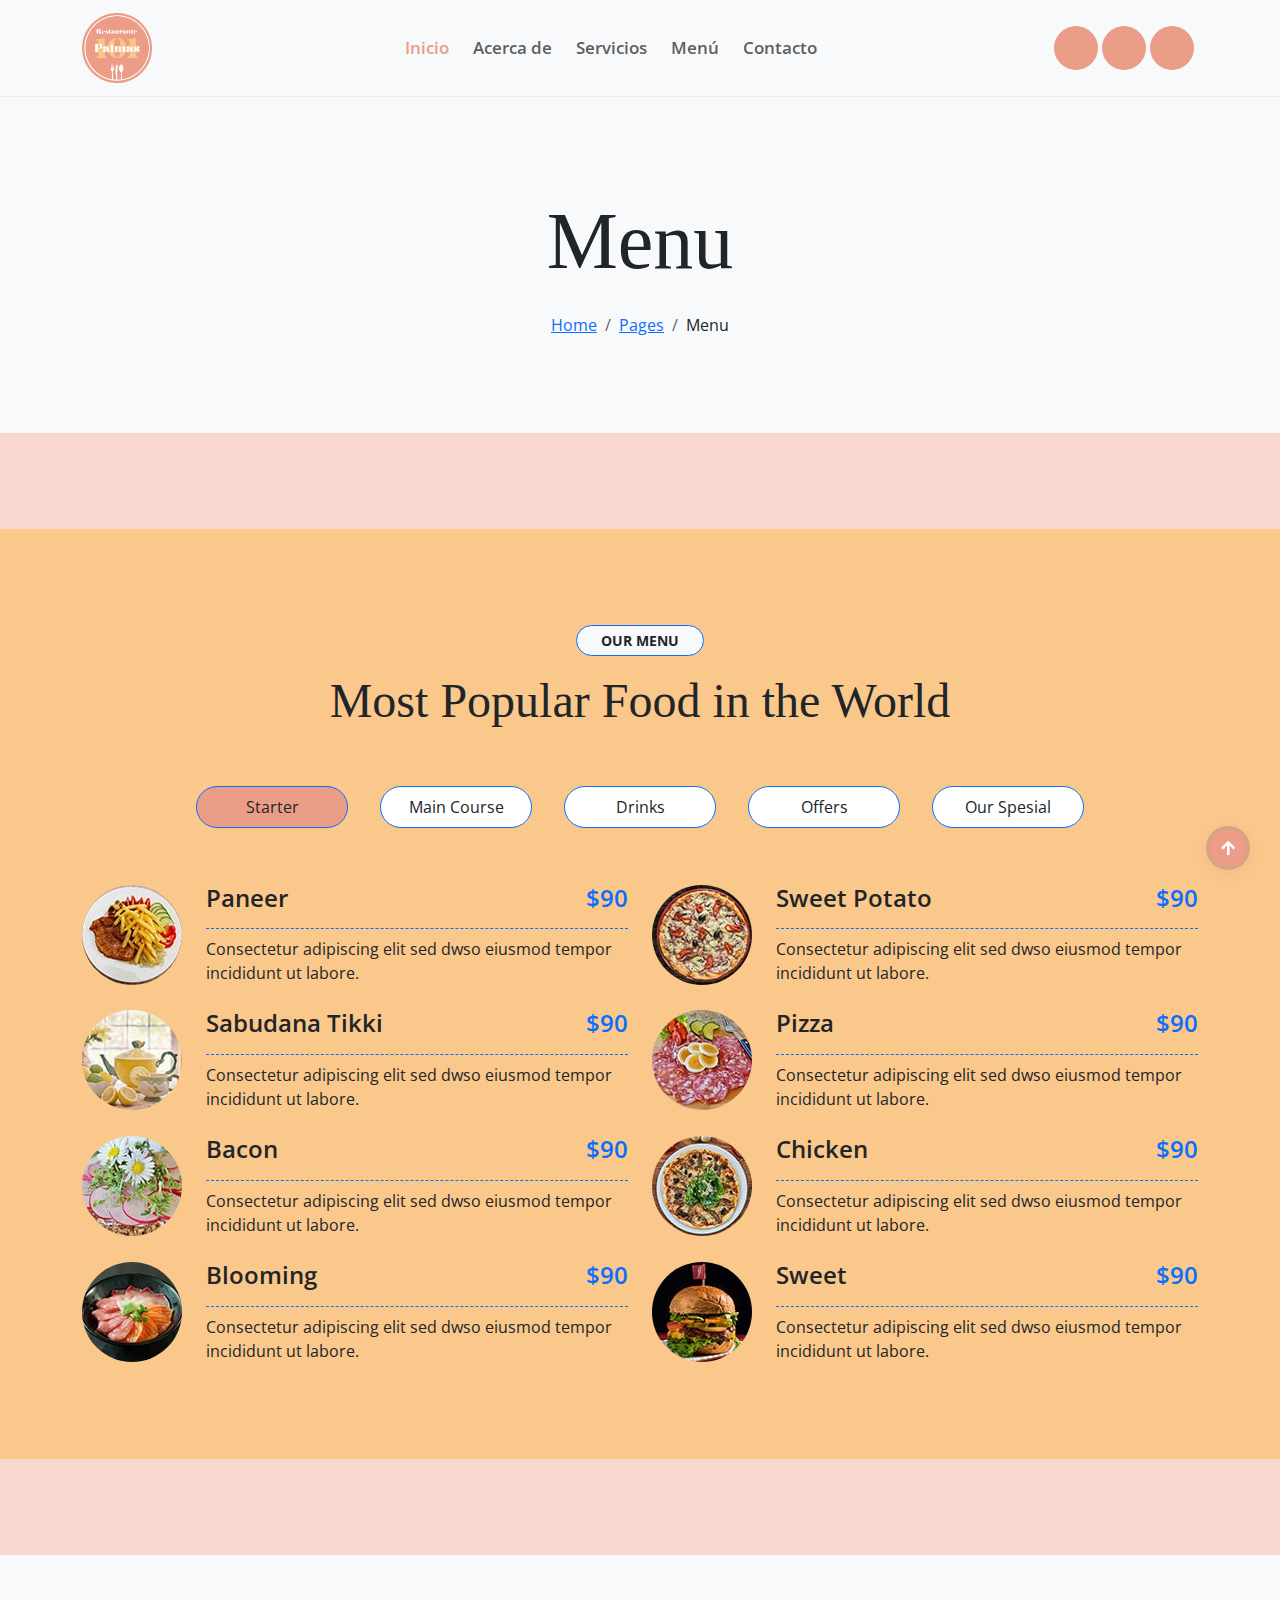
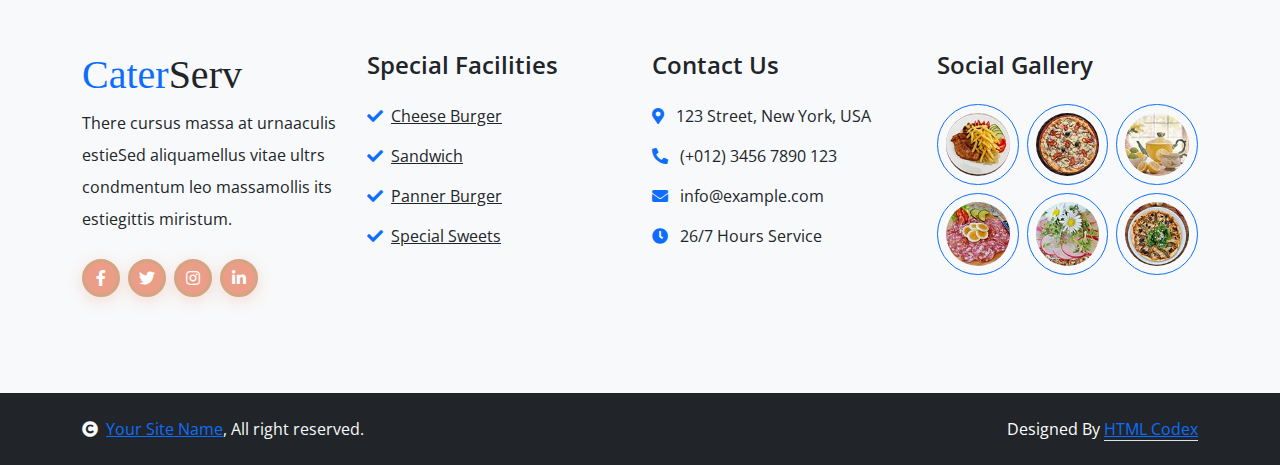
<file: menu.html>
<!DOCTYPE html>
<html lang="es">

    <head>
        <meta charset="utf-8">
        <title>CaterServ - Catering Services Website Template</title>
        <meta content="width=device-width, initial-scale=1.0" name="viewport">
        <meta content="" name="keywords">
        <meta content="" name="description">

        <!-- Google Web Fonts -->
        <link rel="preconnect" href="https://fonts.googleapis.com">
        <link rel="preconnect" href="https://fonts.gstatic.com" crossorigin>
        <link href="https://fonts.googleapis.com/css2?family=Open+Sans:wght@400;600&family=Playball&display=swap" rel="stylesheet">

        <!-- Icon Font Stylesheet -->
        <link rel="stylesheet" href="https://use.fontawesome.com/releases/v5.15.4/css/all.css"/>
        <link href="https://cdn.jsdelivr.net/npm/bootstrap-icons@1.4.1/font/bootstrap-icons.css" rel="stylesheet">

        <!-- Libraries Stylesheet -->
        <link href="lib/animate/animate.min.css" rel="stylesheet">
        <link href="lib/lightbox/css/lightbox.min.css" rel="stylesheet">
        <link href="lib/owlcarousel/owl.carousel.min.css" rel="stylesheet">

        <!-- Customized Bootstrap Stylesheet -->
        <link href="https://cdn.jsdelivr.net/npm/bootstrap@5.3.3/dist/css/bootstrap.min.css" rel="stylesheet">

        <!-- Template Stylesheet -->
        <link href="css/style.css" rel="stylesheet">
    </head>

    <body>

        <!-- Spinner Start -->
        <div id="spinner" class="show w-100 vh-100 bg-white position-fixed translate-middle top-50 start-50  d-flex align-items-center justify-content-center">
            <div class="spinner-grow text-primary" role="status"></div>
        </div>
        <!-- Spinner End -->


        <!-- Navbar start -->
        <section class="container-fluid nav-bar">
            <div class="container">
                <nav class="navbar navbar-light navbar-expand-lg py-2">
                    <a href="index.html" class="navbar-brand">
                        <img src="img/logo_palmas_101.webp" alt="" style="width: 70px; height: auto;">
                    </a>
                    <button class="navbar-toggler py-2 px-3" type="button" data-bs-toggle="collapse" data-bs-target="#navbarCollapse">
                        <span class="fas fa-bars text-primary"></span>
                    </button>
                    <div class="collapse navbar-collapse" id="navbarCollapse">
                        <div class="navbar-nav mx-auto">
                            <a href="index.html" class="nav-item nav-link active">Inicio</a>
                            <a href="about.html" class="nav-item nav-link">Acerca de</a>
                            <a href="service.html" class="nav-item nav-link">Servicios</a>
                            <a href="menu.html" class="nav-item nav-link">Menú</a>
                            <a href="contact.html" class="nav-item nav-link">Contacto</a>
                        </div>
                        <button class="btn-search btn btn-md-square me-1 rounded-circle d-none d-lg-inline-flex" data-bs-toggle="modal" data-bs-target="#searchModal"><i class="fa-brands fa-facebook-f"></i></button>
                        <button class="btn-search btn btn-md-square me-1 rounded-circle d-none d-lg-inline-flex" data-bs-toggle="modal" data-bs-target="#searchModal"><i class="fa-brands fa-instagram"></i></button>
                        <button class="btn-search btn btn-md-square me-1 rounded-circle d-none d-lg-inline-flex" data-bs-toggle="modal" data-bs-target="#searchModal"><i class="fa-brands fa-tiktok"></i></button>
                    </div>
                </nav>
            </div>
        </section>
        <!-- Navbar End -->


        <!-- Modal Search Start -->
        <div class="modal fade" id="searchModal" tabindex="-1" aria-labelledby="exampleModalLabel" aria-hidden="true">
            <div class="modal-dialog modal-fullscreen">
                <div class="modal-content rounded-0">
                    <div class="modal-header">
                        <h5 class="modal-title" id="exampleModalLabel">Search by keyword</h5>
                        <button type="button" class="btn-close" data-bs-dismiss="modal" aria-label="Close"></button>
                    </div>
                    <div class="modal-body d-flex align-items-center">
                        <div class="input-group w-75 mx-auto d-flex">
                            <input type="search" class="form-control bg-transparent p-3" placeholder="keywords" aria-describedby="search-icon-1">
                            <span id="search-icon-1" class="input-group-text p-3"><i class="fa fa-search"></i></span>
                        </div>
                    </div>
                </div>
            </div>
        </div>
        <!-- Modal Search End -->


        <!-- Hero Start -->
        <div class="container-fluid bg-light py-6 my-6 mt-0">
            <div class="container text-center animated bounceInDown">
                <h1 class="display-1 mb-4">Menu</h1>
                <ol class="breadcrumb justify-content-center mb-0 animated bounceInDown">
                    <li class="breadcrumb-item"><a href="#">Home</a></li>
                    <li class="breadcrumb-item"><a href="#">Pages</a></li>
                    <li class="breadcrumb-item text-dark" aria-current="page">Menu</li>
                </ol>
            </div>
        </div>
        <!-- Hero End -->


        <!-- Menu Start -->
        <div class="container-fluid menu py-6">
            <div class="container">
                <div class="text-center wow bounceInUp" data-wow-delay="0.1s">
                    <small class="d-inline-block fw-bold text-dark text-uppercase bg-light border border-primary rounded-pill px-4 py-1 mb-3">Our Menu</small>
                    <h1 class="display-5 mb-5">Most Popular Food in the World</h1>
                </div>
                <div class="tab-class text-center">
                    <ul class="nav nav-pills d-inline-flex justify-content-center mb-5 wow bounceInUp" data-wow-delay="0.1s">
                        <li class="nav-item p-2">
                            <a class="d-flex py-2 mx-2 border border-primary bg-white rounded-pill active" data-bs-toggle="pill" href="#tab-6">
                                <span class="text-dark" style="width: 150px;">Starter</span>
                            </a>
                        </li>
                        <li class="nav-item p-2">
                            <a class="d-flex py-2 mx-2 border border-primary bg-white rounded-pill" data-bs-toggle="pill" href="#tab-7">
                                <span class="text-dark" style="width: 150px;">Main Course</span>
                            </a>
                        </li>
                        <li class="nav-item p-2">
                            <a class="d-flex py-2 mx-2 border border-primary bg-white rounded-pill" data-bs-toggle="pill" href="#tab-8">
                                <span class="text-dark" style="width: 150px;">Drinks</span>
                            </a>
                        </li>
                        <li class="nav-item p-2">
                            <a class="d-flex py-2 mx-2 border border-primary bg-white rounded-pill" data-bs-toggle="pill" href="#tab-9">
                                <span class="text-dark" style="width: 150px;">Offers</span>
                            </a>
                        </li>
                        <li class="nav-item p-2">
                            <a class="d-flex py-2 mx-2 border border-primary bg-white rounded-pill" data-bs-toggle="pill" href="#tab-10">
                                <span class="text-dark" style="width: 150px;">Our Spesial</span>
                            </a>
                        </li>
                    </ul>
                    <div class="tab-content">
                        <div id="tab-6" class="tab-pane fade show p-0 active">
                            <div class="row g-4">
                                <div class="col-lg-6 wow bounceInUp" data-wow-delay="0.1s">
                                    <div class="menu-item d-flex align-items-center">
                                        <img class="flex-shrink-0 img-fluid rounded-circle" src="img/menu-01.jpg" alt="">
                                        <div class="w-100 d-flex flex-column text-start ps-4">
                                            <div class="d-flex justify-content-between border-bottom border-primary pb-2 mb-2">
                                                <h4>Paneer</h4>
                                                <h4 class="text-primary">$90</h4>
                                            </div>
                                            <p class="mb-0">Consectetur adipiscing elit sed dwso eiusmod tempor incididunt ut labore.</p>
                                        </div>
                                    </div>
                                </div>
                                <div class="col-lg-6 wow bounceInUp" data-wow-delay="0.2s">
                                    <div class="menu-item d-flex align-items-center">
                                        <img class="flex-shrink-0 img-fluid rounded-circle" src="img/menu-02.jpg" alt="">
                                        <div class="w-100 d-flex flex-column text-start ps-4">
                                            <div class="d-flex justify-content-between border-bottom border-primary pb-2 mb-2">
                                                <h4>Sweet Potato</h4>
                                                <h4 class="text-primary">$90</h4>
                                            </div>
                                            <p class="mb-0">Consectetur adipiscing elit sed dwso eiusmod tempor incididunt ut labore.</p>
                                        </div>
                                    </div>
                                </div>
                                <div class="col-lg-6 wow bounceInUp" data-wow-delay="0.3s">
                                    <div class="menu-item d-flex align-items-center">
                                        <img class="flex-shrink-0 img-fluid rounded-circle" src="img/menu-03.jpg" alt="">
                                        <div class="w-100 d-flex flex-column text-start ps-4">
                                            <div class="d-flex justify-content-between border-bottom border-primary pb-2 mb-2">
                                                <h4>Sabudana Tikki</h4>
                                                <h4 class="text-primary">$90</h4>
                                            </div>
                                            <p class="mb-0">Consectetur adipiscing elit sed dwso eiusmod tempor incididunt ut labore.</p>
                                        </div>
                                    </div>
                                </div>
                                <div class="col-lg-6 wow bounceInUp" data-wow-delay="0.4s">
                                    <div class="menu-item d-flex align-items-center">
                                        <img class="flex-shrink-0 img-fluid rounded-circle" src="img/menu-04.jpg" alt="">
                                        <div class="w-100 d-flex flex-column text-start ps-4">
                                            <div class="d-flex justify-content-between border-bottom border-primary pb-2 mb-2">
                                                <h4>Pizza</h4>
                                                <h4 class="text-primary">$90</h4>
                                            </div>
                                            <p class="mb-0">Consectetur adipiscing elit sed dwso eiusmod tempor incididunt ut labore.</p>
                                        </div>
                                    </div>
                                </div>
                                <div class="col-lg-6 wow bounceInUp" data-wow-delay="0.5s">
                                    <div class="menu-item d-flex align-items-center">
                                        <img class="flex-shrink-0 img-fluid rounded-circle" src="img/menu-05.jpg" alt="">
                                        <div class="w-100 d-flex flex-column text-start ps-4">
                                            <div class="d-flex justify-content-between border-bottom border-primary pb-2 mb-2">
                                                <h4>Bacon</h4>
                                                <h4 class="text-primary">$90</h4>
                                            </div>
                                            <p class="mb-0">Consectetur adipiscing elit sed dwso eiusmod tempor incididunt ut labore.</p>
                                        </div>
                                    </div>
                                </div>
                                <div class="col-lg-6 wow bounceInUp" data-wow-delay="0.6s">
                                    <div class="menu-item d-flex align-items-center">
                                        <img class="flex-shrink-0 img-fluid rounded-circle" src="img/menu-06.jpg" alt="">
                                        <div class="w-100 d-flex flex-column text-start ps-4">
                                            <div class="d-flex justify-content-between border-bottom border-primary pb-2 mb-2">
                                                <h4>Chicken</h4>
                                                <h4 class="text-primary">$90</h4>
                                            </div>
                                            <p class="mb-0">Consectetur adipiscing elit sed dwso eiusmod tempor incididunt ut labore.</p>
                                        </div>
                                    </div>
                                </div>
                                <div class="col-lg-6 wow bounceInUp" data-wow-delay="0.7s">
                                    <div class="menu-item d-flex align-items-center">
                                        <img class="flex-shrink-0 img-fluid rounded-circle" src="img/menu-07.jpg" alt="">
                                        <div class="w-100 d-flex flex-column text-start ps-4">
                                            <div class="d-flex justify-content-between border-bottom border-primary pb-2 mb-2">
                                                <h4>Blooming</h4>
                                                <h4 class="text-primary">$90</h4>
                                            </div>
                                            <p class="mb-0">Consectetur adipiscing elit sed dwso eiusmod tempor incididunt ut labore.</p>
                                        </div>
                                    </div>
                                </div>
                                <div class="col-lg-6 wow bounceInUp" data-wow-delay="0.8s">
                                    <div class="menu-item d-flex align-items-center">
                                        <img class="flex-shrink-0 img-fluid rounded-circle" src="img/menu-08.jpg" alt="">
                                        <div class="w-100 d-flex flex-column text-start ps-4">
                                            <div class="d-flex justify-content-between border-bottom border-primary pb-2 mb-2">
                                                <h4>Sweet</h4>
                                                <h4 class="text-primary">$90</h4>
                                            </div>
                                            <p class="mb-0">Consectetur adipiscing elit sed dwso eiusmod tempor incididunt ut labore.</p>
                                        </div>
                                    </div>
                                </div>
                            </div>
                        </div>
                        <div id="tab-7" class="tab-pane fade show p-0">
                            <div class="row g-4">
                                <div class="col-lg-6">
                                    <div class="menu-item d-flex align-items-center">
                                        <img class="flex-shrink-0 img-fluid rounded-circle" src="img/menu-01.jpg" alt="">
                                        <div class="w-100 d-flex flex-column text-start ps-4">
                                            <div class="d-flex justify-content-between border-bottom border-primary pb-2 mb-2">
                                                <h4>Argentinian</h4>
                                                <h4 class="text-primary">$90</h4>
                                            </div>
                                            <p class="mb-0">Consectetur adipiscing elit sed dwso eiusmod tempor incididunt ut labore.</p>
                                        </div>
                                    </div>
                                </div>
                                <div class="col-lg-6">
                                    <div class="menu-item d-flex align-items-center">
                                        <img class="flex-shrink-0 img-fluid rounded-circle" src="img/menu-03.jpg" alt="">
                                        <div class="w-100 d-flex flex-column text-start ps-4">
                                            <div class="d-flex justify-content-between border-bottom border-primary pb-2 mb-2">
                                                <h4>Crispy</h4>
                                                <h4 class="text-primary">$90</h4>
                                            </div>
                                            <p class="mb-0">Consectetur adipiscing elit sed dwso eiusmod tempor incididunt ut labore.</p>
                                        </div>
                                    </div>
                                </div>
                                <div class="col-lg-6">
                                    <div class="menu-item d-flex align-items-center">
                                        <img class="flex-shrink-0 img-fluid rounded-circle" src="img/menu-05.jpg" alt="">
                                        <div class="w-100 d-flex flex-column text-start ps-4">
                                            <div class="d-flex justify-content-between border-bottom border-primary pb-2 mb-2">
                                                <h4>Sabudana Tikki</h4>
                                                <h4 class="text-primary">$90</h4>
                                            </div>
                                            <p class="mb-0">Consectetur adipiscing elit sed dwso eiusmod tempor incididunt ut labore.</p>
                                        </div>
                                    </div>
                                </div>
                                <div class="col-lg-6">
                                    <div class="menu-item d-flex align-items-center">
                                        <img class="flex-shrink-0 img-fluid rounded-circle" src="img/menu-07.jpg" alt="">
                                        <div class="w-100 d-flex flex-column text-start ps-4">
                                            <div class="d-flex justify-content-between border-bottom border-primary pb-2 mb-2">
                                                <h4>Blooming</h4>
                                                <h4 class="text-primary">$90</h4>
                                            </div>
                                            <p class="mb-0">Consectetur adipiscing elit sed dwso eiusmod tempor incididunt ut labore.</p>
                                        </div>
                                    </div>
                                </div>
                                <div class="col-lg-6">
                                    <div class="menu-item d-flex align-items-center">
                                        <img class="flex-shrink-0 img-fluid rounded-circle" src="img/menu-08.jpg" alt="">
                                        <div class="w-100 d-flex flex-column text-start ps-4">
                                            <div class="d-flex justify-content-between border-bottom border-primary pb-2 mb-2">
                                                <h4>Argentinian</h4>
                                                <h4 class="text-primary">$90</h4>
                                            </div>
                                            <p class="mb-0">Consectetur adipiscing elit sed dwso eiusmod tempor incididunt ut labore.</p>
                                        </div>
                                    </div>
                                </div>
                                <div class="col-lg-6">
                                    <div class="menu-item d-flex align-items-center">
                                        <img class="flex-shrink-0 img-fluid rounded-circle" src="img/menu-03.jpg" alt="">
                                        <div class="w-100 d-flex flex-column text-start ps-4">
                                            <div class="d-flex justify-content-between border-bottom border-primary pb-2 mb-2">
                                                <h4>Lemon</h4>
                                                <h4 class="text-primary">$90</h4>
                                            </div>
                                            <p class="mb-0">Consectetur adipiscing elit sed dwso eiusmod tempor incididunt ut labore.</p>
                                        </div>
                                    </div>
                                </div>
                                <div class="col-lg-6">
                                    <div class="menu-item d-flex align-items-center">
                                        <img class="flex-shrink-0 img-fluid rounded-circle" src="img/menu-02.jpg" alt="">
                                        <div class="w-100 d-flex flex-column text-start ps-4">
                                            <div class="d-flex justify-content-between border-bottom border-primary pb-2 mb-2">
                                                <h4>Water Drink</h4>
                                                <h4 class="text-primary">$90</h4>
                                            </div>
                                            <p class="mb-0">Consectetur adipiscing elit sed dwso eiusmod tempor incididunt ut labore.</p>
                                        </div>
                                    </div>
                                </div>
                                <div class="col-lg-6">
                                    <div class="menu-item d-flex align-items-center">
                                        <img class="flex-shrink-0 img-fluid rounded-circle" src="img/menu-01.jpg" alt="">
                                        <div class="w-100 d-flex flex-column text-start ps-4">
                                            <div class="d-flex justify-content-between border-bottom border-primary pb-2 mb-2">
                                                <h4>Salty lemon</h4>
                                                <h4 class="text-primary">$90</h4>
                                            </div>
                                            <p class="mb-0">Consectetur adipiscing elit sed dwso eiusmod tempor incididunt ut labore.</p>
                                        </div>
                                    </div>
                                </div>
                            </div>
                        </div>
                        <div id="tab-8" class="tab-pane fade show p-0">
                            <div class="row g-4">
                                <div class="col-lg-6">
                                    <div class="menu-item d-flex align-items-center">
                                        <img class="flex-shrink-0 img-fluid rounded-circle" src="img/menu-01.jpg" alt="">
                                        <div class="w-100 d-flex flex-column text-start ps-4">
                                            <div class="d-flex justify-content-between border-bottom border-primary pb-2 mb-2">
                                                <h4>Crispy water</h4>
                                                <h4 class="text-primary">$90</h4>
                                            </div>
                                            <p class="mb-0">Consectetur adipiscing elit sed dwso eiusmod tempor incididunt ut labore.</p>
                                        </div>
                                    </div>
                                </div>
                                <div class="col-lg-6">
                                    <div class="menu-item d-flex align-items-center">
                                        <img class="flex-shrink-0 img-fluid rounded-circle" src="img/menu-02.jpg" alt="">
                                        <div class="w-100 d-flex flex-column text-start ps-4">
                                            <div class="d-flex justify-content-between border-bottom border-primary pb-2 mb-2">
                                                <h4>Juice</h4>
                                                <h4 class="text-primary">$90</h4>
                                            </div>
                                            <p class="mb-0">Consectetur adipiscing elit sed dwso eiusmod tempor incididunt ut labore.</p>
                                        </div>
                                    </div>
                                </div>
                                <div class="col-lg-6">
                                    <div class="menu-item d-flex align-items-center">
                                        <img class="flex-shrink-0 img-fluid rounded-circle" src="img/menu-03.jpg" alt="">
                                        <div class="w-100 d-flex flex-column text-start ps-4">
                                            <div class="d-flex justify-content-between border-bottom border-primary pb-2 mb-2">
                                                <h4>Orange</h4>
                                                <h4 class="text-primary">$90</h4>
                                            </div>
                                            <p class="mb-0">Consectetur adipiscing elit sed dwso eiusmod tempor incididunt ut labore.</p>
                                        </div>
                                    </div>
                                </div>
                                <div class="col-lg-6">
                                    <div class="menu-item d-flex align-items-center">
                                        <img class="flex-shrink-0 img-fluid rounded-circle" src="img/menu-04.jpg" alt="">
                                        <div class="w-100 d-flex flex-column text-start ps-4">
                                            <div class="d-flex justify-content-between border-bottom border-primary pb-2 mb-2">
                                                <h4>Apple Juice</h4>
                                                <h4 class="text-primary">$90</h4>
                                            </div>
                                            <p class="mb-0">Consectetur adipiscing elit sed dwso eiusmod tempor incididunt ut labore.</p>
                                        </div>
                                    </div>
                                </div>
                                <div class="col-lg-6">
                                    <div class="menu-item d-flex align-items-center">
                                        <img class="flex-shrink-0 img-fluid rounded-circle" src="img/menu-05.jpg" alt="">
                                        <div class="w-100 d-flex flex-column text-start ps-4">
                                            <div class="d-flex justify-content-between border-bottom border-primary pb-2 mb-2">
                                                <h4>Banana</h4>
                                                <h4 class="text-primary">$90</h4>
                                            </div>
                                            <p class="mb-0">Consectetur adipiscing elit sed dwso eiusmod tempor incididunt ut labore.</p>
                                        </div>
                                    </div>
                                </div>
                                <div class="col-lg-6">
                                    <div class="menu-item d-flex align-items-center">
                                        <img class="flex-shrink-0 img-fluid rounded-circle" src="img/menu-06.jpg" alt="">
                                        <div class="w-100 d-flex flex-column text-start ps-4">
                                            <div class="d-flex justify-content-between border-bottom border-primary pb-2 mb-2">
                                                <h4>Sweet Water</h4>
                                                <h4 class="text-primary">$90</h4>
                                            </div>
                                            <p class="mb-0">Consectetur adipiscing elit sed dwso eiusmod tempor incididunt ut labore.</p>
                                        </div>
                                    </div>
                                </div>
                                <div class="col-lg-6">
                                    <div class="menu-item d-flex align-items-center">
                                        <img class="flex-shrink-0 img-fluid rounded-circle" src="img/menu-07.jpg" alt="">
                                        <div class="w-100 d-flex flex-column text-start ps-4">
                                            <div class="d-flex justify-content-between border-bottom border-primary pb-2 mb-2">
                                                <h4>Hot Coffee</h4>
                                                <h4 class="text-primary">$90</h4>
                                            </div>
                                            <p class="mb-0">Consectetur adipiscing elit sed dwso eiusmod tempor incididunt ut labore.</p>
                                        </div>
                                    </div>
                                </div>
                                <div class="col-lg-6">
                                    <div class="menu-item d-flex align-items-center">
                                        <img class="flex-shrink-0 img-fluid rounded-circle" src="img/menu-08.jpg" alt="">
                                        <div class="w-100 d-flex flex-column text-start ps-4">
                                            <div class="d-flex justify-content-between border-bottom border-primary pb-2 mb-2">
                                                <h4>Sweet Potato</h4>
                                                <h4 class="text-primary">$90</h4>
                                            </div>
                                            <p class="mb-0">Consectetur adipiscing elit sed dwso eiusmod tempor incididunt ut labore.</p>
                                        </div>
                                    </div>
                                </div>
                            </div>
                        </div>
                        <div id="tab-9" class="tab-pane fade show p-0">
                            <div class="row g-4">
                                <div class="col-lg-6">
                                    <div class="menu-item d-flex align-items-center">
                                        <img class="flex-shrink-0 img-fluid rounded-circle" src="img/menu-06.jpg" alt="">
                                        <div class="w-100 d-flex flex-column text-start ps-4">
                                            <div class="d-flex justify-content-between border-bottom border-primary pb-2 mb-2">
                                                <h4>Sabudana Tikki</h4>
                                                <h4 class="text-primary">$90</h4>
                                            </div>
                                            <p class="mb-0">Consectetur adipiscing elit sed dwso eiusmod tempor incididunt ut labore.</p>
                                        </div>
                                    </div>
                                </div>
                                <div class="col-lg-6">
                                    <div class="menu-item d-flex align-items-center">
                                        <img class="flex-shrink-0 img-fluid rounded-circle" src="img/menu-07.jpg" alt="">
                                        <div class="w-100 d-flex flex-column text-start ps-4">
                                            <div class="d-flex justify-content-between border-bottom border-primary pb-2 mb-2">
                                                <h4>Crispy</h4>
                                                <h4 class="text-primary">$90</h4>
                                            </div>
                                            <p class="mb-0">Consectetur adipiscing elit sed dwso eiusmod tempor incididunt ut labore.</p>
                                        </div>
                                    </div>
                                </div>
                                <div class="col-lg-6">
                                    <div class="menu-item d-flex align-items-center">
                                        <img class="flex-shrink-0 img-fluid rounded-circle" src="img/menu-09.jpg" alt="">
                                        <div class="w-100 d-flex flex-column text-start ps-4">
                                            <div class="d-flex justify-content-between border-bottom border-primary pb-2 mb-2">
                                                <h4>Pizza</h4>
                                                <h4 class="text-primary">$90</h4>
                                            </div>
                                            <p class="mb-0">Consectetur adipiscing elit sed dwso eiusmod tempor incididunt ut labore.</p>
                                        </div>
                                    </div>
                                </div>
                                <div class="col-lg-6">
                                    <div class="menu-item d-flex align-items-center">
                                        <img class="flex-shrink-0 img-fluid rounded-circle" src="img/menu-02.jpg" alt="">
                                        <div class="w-100 d-flex flex-column text-start ps-4">
                                            <div class="d-flex justify-content-between border-bottom border-primary pb-2 mb-2">
                                                <h4>Bacon</h4>
                                                <h4 class="text-primary">$90</h4>
                                            </div>
                                            <p class="mb-0">Consectetur adipiscing elit sed dwso eiusmod tempor incididunt ut labore.</p>
                                        </div>
                                    </div>
                                </div>
                                <div class="col-lg-6">
                                    <div class="menu-item d-flex align-items-center">
                                        <img class="flex-shrink-0 img-fluid rounded-circle" src="img/menu-03.jpg" alt="">
                                        <div class="w-100 d-flex flex-column text-start ps-4">
                                            <div class="d-flex justify-content-between border-bottom border-primary pb-2 mb-2">
                                                <h4>Chicken</h4>
                                                <h4 class="text-primary">$90</h4>
                                            </div>
                                            <p class="mb-0">Consectetur adipiscing elit sed dwso eiusmod tempor incididunt ut labore.</p>
                                        </div>
                                    </div>
                                </div>
                                <div class="col-lg-6">
                                    <div class="menu-item d-flex align-items-center">
                                        <img class="flex-shrink-0 img-fluid rounded-circle" src="img/menu-05.jpg" alt="">
                                        <div class="w-100 d-flex flex-column text-start ps-4">
                                            <div class="d-flex justify-content-between border-bottom border-primary pb-2 mb-2">
                                                <h4>Blooming</h4>
                                                <h4 class="text-primary">$90</h4>
                                            </div>
                                            <p class="mb-0">Consectetur adipiscing elit sed dwso eiusmod tempor incididunt ut labore.</p>
                                        </div>
                                    </div>
                                </div>
                                <div class="col-lg-6">
                                    <div class="menu-item d-flex align-items-center">
                                        <img class="flex-shrink-0 img-fluid rounded-circle" src="img/menu-07.jpg" alt="">
                                        <div class="w-100 d-flex flex-column text-start ps-4">
                                            <div class="d-flex justify-content-between border-bottom border-primary pb-2 mb-2">
                                                <h4>Sweet</h4>
                                                <h4 class="text-primary">$90</h4>
                                            </div>
                                            <p class="mb-0">Consectetur adipiscing elit sed dwso eiusmod tempor incididunt ut labore.</p>
                                        </div>
                                    </div>
                                </div>
                                <div class="col-lg-6">
                                    <div class="menu-item d-flex align-items-center">
                                        <img class="flex-shrink-0 img-fluid rounded-circle" src="img/menu-09.jpg" alt="">
                                        <div class="w-100 d-flex flex-column text-start ps-4">
                                            <div class="d-flex justify-content-between border-bottom border-primary pb-2 mb-2">
                                                <h4>Argentinian</h4>
                                                <h4 class="text-primary">$90</h4>
                                            </div>
                                            <p class="mb-0">Consectetur adipiscing elit sed dwso eiusmod tempor incididunt ut labore.</p>
                                        </div>
                                    </div>
                                </div>
                            </div>
                        </div>
                        <div id="tab-10" class="tab-pane fade show p-0">
                            <div class="row g-4">
                                <div class="col-lg-6">
                                    <div class="menu-item d-flex align-items-center">
                                        <img class="flex-shrink-0 img-fluid rounded-circle" src="img/menu-06.jpg" alt="">
                                        <div class="w-100 d-flex flex-column text-start ps-4">
                                            <div class="d-flex justify-content-between border-bottom border-primary pb-2 mb-2">
                                                <h4>Sabudana Tikki</h4>
                                                <h4 class="text-primary">$90</h4>
                                            </div>
                                            <p class="mb-0">Consectetur adipiscing elit sed dwso eiusmod tempor incididunt ut labore.</p>
                                        </div>
                                    </div>
                                </div>
                                <div class="col-lg-6">
                                    <div class="menu-item d-flex align-items-center">
                                        <img class="flex-shrink-0 img-fluid rounded-circle" src="img/menu-07.jpg" alt="">
                                        <div class="w-100 d-flex flex-column text-start ps-4">
                                            <div class="d-flex justify-content-between border-bottom border-primary pb-2 mb-2">
                                                <h4>Crispy</h4>
                                                <h4 class="text-primary">$90</h4>
                                            </div>
                                            <p class="mb-0">Consectetur adipiscing elit sed dwso eiusmod tempor incididunt ut labore.</p>
                                        </div>
                                    </div>
                                </div>
                                <div class="col-lg-6">
                                    <div class="menu-item d-flex align-items-center">
                                        <img class="flex-shrink-0 img-fluid rounded-circle" src="img/menu-09.jpg" alt="">
                                        <div class="w-100 d-flex flex-column text-start ps-4">
                                            <div class="d-flex justify-content-between border-bottom border-primary pb-2 mb-2">
                                                <h4>Pizza</h4>
                                                <h4 class="text-primary">$90</h4>
                                            </div>
                                            <p class="mb-0">Consectetur adipiscing elit sed dwso eiusmod tempor incididunt ut labore.</p>
                                        </div>
                                    </div>
                                </div>
                                <div class="col-lg-6">
                                    <div class="menu-item d-flex align-items-center">
                                        <img class="flex-shrink-0 img-fluid rounded-circle" src="img/menu-02.jpg" alt="">
                                        <div class="w-100 d-flex flex-column text-start ps-4">
                                            <div class="d-flex justify-content-between border-bottom border-primary pb-2 mb-2">
                                                <h4>Bacon</h4>
                                                <h4 class="text-primary">$90</h4>
                                            </div>
                                            <p class="mb-0">Consectetur adipiscing elit sed dwso eiusmod tempor incididunt ut labore.</p>
                                        </div>
                                    </div>
                                </div>
                                <div class="col-lg-6">
                                    <div class="menu-item d-flex align-items-center">
                                        <img class="flex-shrink-0 img-fluid rounded-circle" src="img/menu-03.jpg" alt="">
                                        <div class="w-100 d-flex flex-column text-start ps-4">
                                            <div class="d-flex justify-content-between border-bottom border-primary pb-2 mb-2">
                                                <h4>Chicken</h4>
                                                <h4 class="text-primary">$90</h4>
                                            </div>
                                            <p class="mb-0">Consectetur adipiscing elit sed dwso eiusmod tempor incididunt ut labore.</p>
                                        </div>
                                    </div>
                                </div>
                                <div class="col-lg-6">
                                    <div class="menu-item d-flex align-items-center">
                                        <img class="flex-shrink-0 img-fluid rounded-circle" src="img/menu-05.jpg" alt="">
                                        <div class="w-100 d-flex flex-column text-start ps-4">
                                            <div class="d-flex justify-content-between border-bottom border-primary pb-2 mb-2">
                                                <h4>Blooming</h4>
                                                <h4 class="text-primary">$90</h4>
                                            </div>
                                            <p class="mb-0">Consectetur adipiscing elit sed dwso eiusmod tempor incididunt ut labore.</p>
                                        </div>
                                    </div>
                                </div>
                                <div class="col-lg-6">
                                    <div class="menu-item d-flex align-items-center">
                                        <img class="flex-shrink-0 img-fluid rounded-circle" src="img/menu-07.jpg" alt="">
                                        <div class="w-100 d-flex flex-column text-start ps-4">
                                            <div class="d-flex justify-content-between border-bottom border-primary pb-2 mb-2">
                                                <h4>Sweet</h4>
                                                <h4 class="text-primary">$90</h4>
                                            </div>
                                            <p class="mb-0">Consectetur adipiscing elit sed dwso eiusmod tempor incididunt ut labore.</p>
                                        </div>
                                    </div>
                                </div>
                                <div class="col-lg-6">
                                    <div class="menu-item d-flex align-items-center">
                                        <img class="flex-shrink-0 img-fluid rounded-circle" src="img/menu-09.jpg" alt="">
                                        <div class="w-100 d-flex flex-column text-start ps-4">
                                            <div class="d-flex justify-content-between border-bottom border-primary pb-2 mb-2">
                                                <h4>Argentinian</h4>
                                                <h4 class="text-primary">$90</h4>
                                            </div>
                                            <p class="mb-0">Consectetur adipiscing elit sed dwso eiusmod tempor incididunt ut labore.</p>
                                        </div>
                                    </div>
                                </div>
                            </div>
                        </div>
                    </div>
                </div>
            </div>
        </div>
        <!-- Menu End -->


        <!-- Footer Start -->
        <div class="container-fluid footer py-6 my-6 mb-0 bg-light wow bounceInUp" data-wow-delay="0.1s">
            <div class="container">
                <div class="row">
                    <div class="col-lg-3 col-md-6">
                        <div class="footer-item">
                            <h1 class="text-primary">Cater<span class="text-dark">Serv</span></h1>
                            <p class="lh-lg mb-4">There cursus massa at urnaaculis estieSed aliquamellus vitae ultrs condmentum leo massamollis its estiegittis miristum.</p>
                            <div class="footer-icon d-flex">
                                <a class="btn btn-primary btn-sm-square me-2 rounded-circle" href=""><i class="fab fa-facebook-f"></i></a>
                                <a class="btn btn-primary btn-sm-square me-2 rounded-circle" href=""><i class="fab fa-twitter"></i></a>
                                <a href="#" class="btn btn-primary btn-sm-square me-2 rounded-circle"><i class="fab fa-instagram"></i></a>
                                <a href="#" class="btn btn-primary btn-sm-square rounded-circle"><i class="fab fa-linkedin-in"></i></a>
                            </div>
                        </div>
                    </div>
                    <div class="col-lg-3 col-md-6">
                        <div class="footer-item">
                            <h4 class="mb-4">Special Facilities</h4>
                            <div class="d-flex flex-column align-items-start">
                                <a class="text-body mb-3" href=""><i class="fa fa-check text-primary me-2"></i>Cheese Burger</a>
                                <a class="text-body mb-3" href=""><i class="fa fa-check text-primary me-2"></i>Sandwich</a>
                                <a class="text-body mb-3" href=""><i class="fa fa-check text-primary me-2"></i>Panner Burger</a>
                                <a class="text-body mb-3" href=""><i class="fa fa-check text-primary me-2"></i>Special Sweets</a>
                            </div>
                        </div>
                    </div>
                    <div class="col-lg-3 col-md-6">
                        <div class="footer-item">
                            <h4 class="mb-4">Contact Us</h4>
                            <div class="d-flex flex-column align-items-start">
                                <p><i class="fa fa-map-marker-alt text-primary me-2"></i> 123 Street, New York, USA</p>
                                <p><i class="fa fa-phone-alt text-primary me-2"></i> (+012) 3456 7890 123</p>
                                <p><i class="fas fa-envelope text-primary me-2"></i> info@example.com</p>
                                <p><i class="fa fa-clock text-primary me-2"></i> 26/7 Hours Service</p>
                            </div>
                        </div>
                    </div>
                    <div class="col-lg-3 col-md-6">
                        <div class="footer-item">
                            <h4 class="mb-4">Social Gallery</h4>
                            <div class="row g-2">
                                <div class="col-4">
                                     <img src="img/menu-01.jpg" class="img-fluid rounded-circle border border-primary p-2" alt="">
                                </div>
                                <div class="col-4">
                                     <img src="img/menu-02.jpg" class="img-fluid rounded-circle border border-primary p-2" alt="">
                                </div>
                                <div class="col-4">
                                     <img src="img/menu-03.jpg" class="img-fluid rounded-circle border border-primary p-2" alt="">
                                </div>
                                <div class="col-4">
                                     <img src="img/menu-04.jpg" class="img-fluid rounded-circle border border-primary p-2" alt="">
                                </div>
                                <div class="col-4">
                                     <img src="img/menu-05.jpg" class="img-fluid rounded-circle border border-primary p-2" alt="">
                                </div>
                                <div class="col-4">
                                     <img src="img/menu-06.jpg" class="img-fluid rounded-circle border border-primary p-2" alt="">
                                </div>
                            </div>
                        </div>
                    </div>
                </div>
            </div>
        </div>
        <!-- Footer End -->


        <!-- Copyright Start -->
        <div class="container-fluid copyright bg-dark py-4">
            <div class="container">
                <div class="row">
                    <div class="col-md-6 text-center text-md-start mb-3 mb-md-0">
                        <span class="text-light"><a href="#"><i class="fas fa-copyright text-light me-2"></i>Your Site Name</a>, All right reserved.</span>
                    </div>
                    <div class="col-md-6 my-auto text-center text-md-end text-white">
                        <!--/*** This template is free as long as you keep the below author’s credit link/attribution link/backlink. ***/-->
                        <!--/*** If you'd like to use the template without the below author’s credit link/attribution link/backlink, ***/-->
                        <!--/*** you can purchase the Credit Removal License from "https://htmlcodex.com/credit-removal". ***/-->
                        Designed By <a class="border-bottom" href="https://htmlcodex.com">HTML Codex</a>
                    </div>
                </div>
            </div>
        </div>
        <!-- Copyright End -->


        <!-- Back to Top -->
        <a href="#" class="btn btn-md-square btn-primary rounded-circle back-to-top"><i class="fa fa-arrow-up"></i></a>   

        
    <!-- JavaScript Libraries -->
    <script src="https://ajax.googleapis.com/ajax/libs/jquery/1.12.4/jquery.min.js"></script>
    <script src="https://cdn.jsdelivr.net/npm/bootstrap@5.0.0/dist/js/bootstrap.bundle.min.js"></script>
    <script src="lib/wow/wow.min.js"></script>
    <script src="lib/easing/easing.min.js"></script>
    <script src="lib/waypoints/waypoints.min.js"></script>
    <script src="lib/counterup/counterup.min.js"></script>
    <script src="lib/lightbox/js/lightbox.min.js"></script>
    <script src="lib/owlcarousel/owl.carousel.min.js"></script>

    <!-- Template Javascript -->
    <script src="js/main.js"></script>
    </body>

</html>
</file>
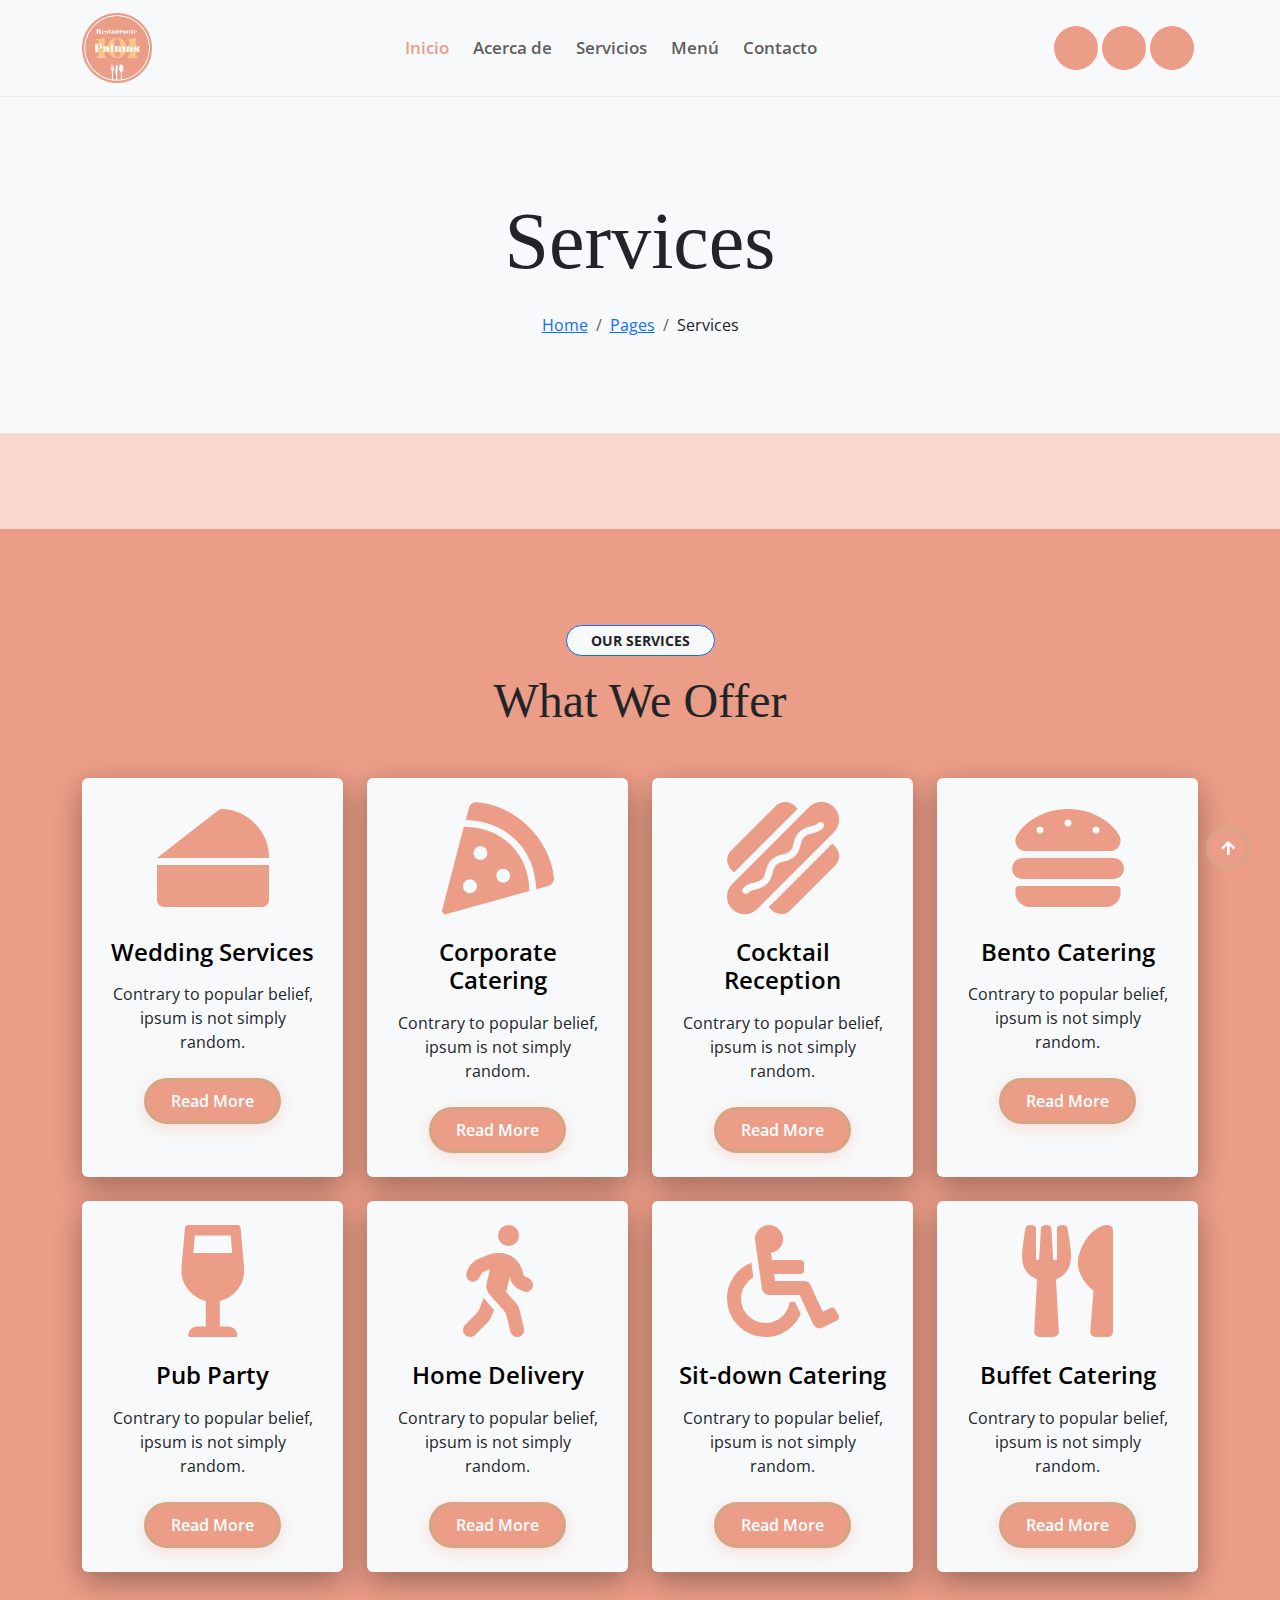
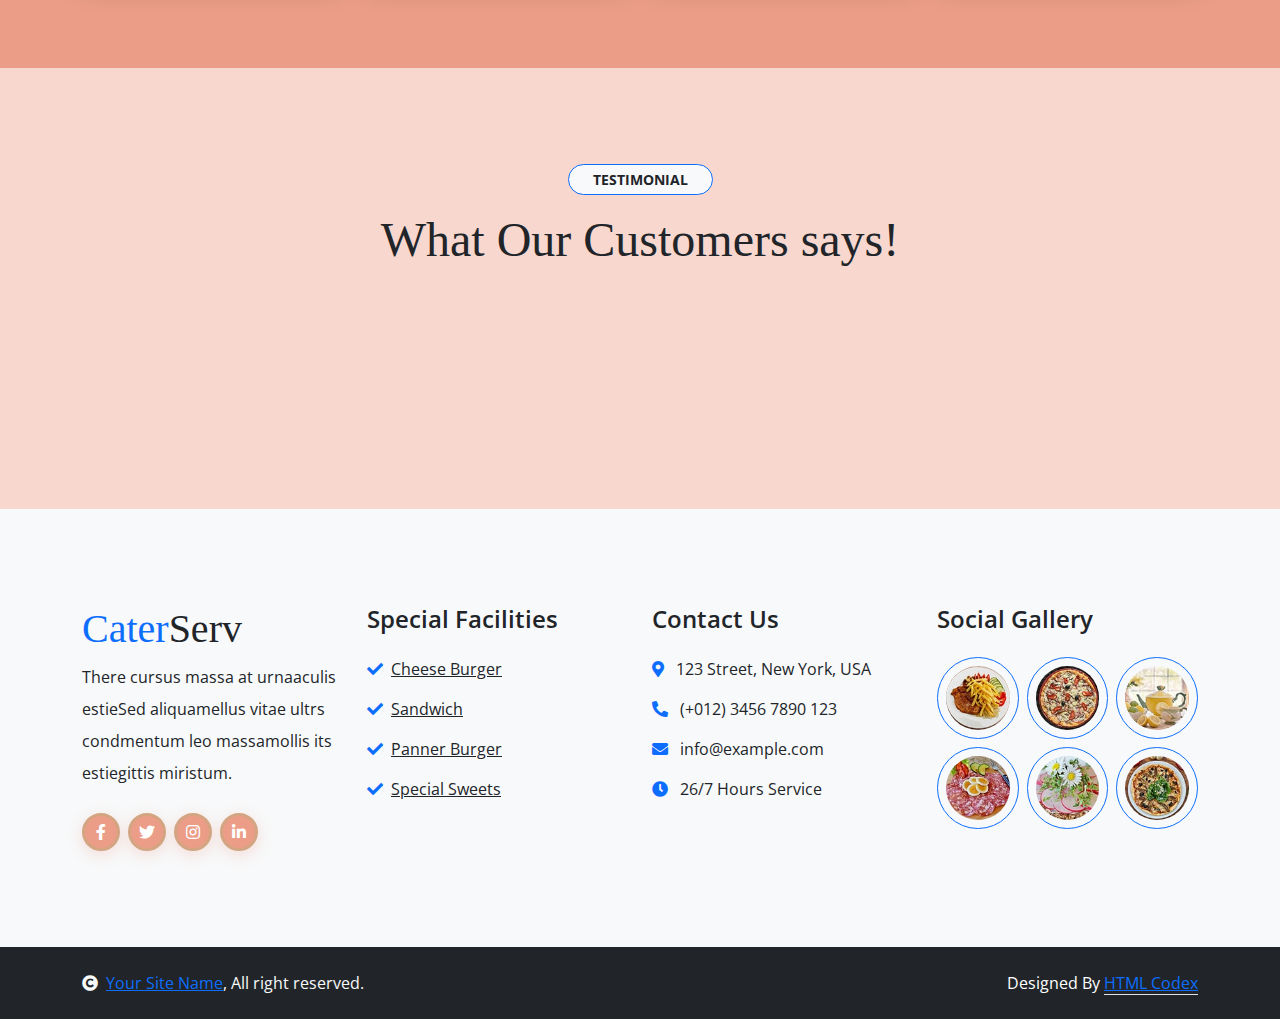
<file: service.html>
<!DOCTYPE html>
<html lang="es">

    <head>
        <meta charset="utf-8">
        <title>CaterServ - Catering Services Website Template</title>
        <meta content="width=device-width, initial-scale=1.0" name="viewport">
        <meta content="" name="keywords">
        <meta content="" name="description">

        <!-- Google Web Fonts -->
        <link rel="preconnect" href="https://fonts.googleapis.com">
        <link rel="preconnect" href="https://fonts.gstatic.com" crossorigin>
        <link href="https://fonts.googleapis.com/css2?family=Open+Sans:wght@400;600&family=Playball&display=swap" rel="stylesheet">

        <!-- Icon Font Stylesheet -->
        <link rel="stylesheet" href="https://use.fontawesome.com/releases/v5.15.4/css/all.css"/>
        <link href="https://cdn.jsdelivr.net/npm/bootstrap-icons@1.4.1/font/bootstrap-icons.css" rel="stylesheet">

        <!-- Libraries Stylesheet -->
        <link href="lib/animate/animate.min.css" rel="stylesheet">
        <link href="lib/lightbox/css/lightbox.min.css" rel="stylesheet">
        <link href="lib/owlcarousel/owl.carousel.min.css" rel="stylesheet">

    <!-- Customized Bootstrap Stylesheet -->
        <link href="https://cdn.jsdelivr.net/npm/bootstrap@5.3.3/dist/css/bootstrap.min.css" rel="stylesheet">

        <!-- Template Stylesheet -->
        <link href="css/style.css" rel="stylesheet">
    </head>

    <body>

        <!-- Spinner Start -->
        <div id="spinner" class="show w-100 vh-100 bg-white position-fixed translate-middle top-50 start-50  d-flex align-items-center justify-content-center">
            <div class="spinner-grow text-primary" role="status"></div>
        </div>
        <!-- Spinner End -->


        <!-- Navbar start -->
        <section class="container-fluid nav-bar">
            <div class="container">
                <nav class="navbar navbar-light navbar-expand-lg py-2">
                    <a href="index.html" class="navbar-brand">
                        <img src="img/logo_palmas_101.webp" alt="" style="width: 70px; height: auto;">
                    </a>
                    <button class="navbar-toggler py-2 px-3" type="button" data-bs-toggle="collapse" data-bs-target="#navbarCollapse">
                        <span class="fas fa-bars text-primary"></span>
                    </button>
                    <div class="collapse navbar-collapse" id="navbarCollapse">
                        <div class="navbar-nav mx-auto">
                            <a href="index.html" class="nav-item nav-link active">Inicio</a>
                            <a href="about.html" class="nav-item nav-link">Acerca de</a>
                            <a href="service.html" class="nav-item nav-link">Servicios</a>
                            <a href="menu.html" class="nav-item nav-link">Menú</a>
                            <a href="contact.html" class="nav-item nav-link">Contacto</a>
                        </div>
                        <button class="btn-search btn btn-md-square me-1 rounded-circle d-none d-lg-inline-flex" data-bs-toggle="modal" data-bs-target="#searchModal"><i class="fa-brands fa-facebook-f"></i></button>
                        <button class="btn-search btn btn-md-square me-1 rounded-circle d-none d-lg-inline-flex" data-bs-toggle="modal" data-bs-target="#searchModal"><i class="fa-brands fa-instagram"></i></button>
                        <button class="btn-search btn btn-md-square me-1 rounded-circle d-none d-lg-inline-flex" data-bs-toggle="modal" data-bs-target="#searchModal"><i class="fa-brands fa-tiktok"></i></button>
                    </div>
                </nav>
            </div>
        </section>
        <!-- Navbar End -->


        <!-- Modal Search Start -->
        <div class="modal fade" id="searchModal" tabindex="-1" aria-labelledby="exampleModalLabel" aria-hidden="true">
            <div class="modal-dialog modal-fullscreen">
                <div class="modal-content rounded-0">
                    <div class="modal-header">
                        <h5 class="modal-title" id="exampleModalLabel">Search by keyword</h5>
                        <button type="button" class="btn-close" data-bs-dismiss="modal" aria-label="Close"></button>
                    </div>
                    <div class="modal-body d-flex align-items-center">
                        <div class="input-group w-75 mx-auto d-flex">
                            <input type="search" class="form-control bg-transparent p-3" placeholder="keywords" aria-describedby="search-icon-1">
                            <span id="search-icon-1" class="input-group-text p-3"><i class="fa fa-search"></i></span>
                        </div>
                    </div>
                </div>
            </div>
        </div>
        <!-- Modal Search End -->


        <!-- Hero Start -->
        <div class="container-fluid bg-light py-6 my-6 mt-0">
            <div class="container text-center animated bounceInDown">
                <h1 class="display-1 mb-4">Services</h1>
                <ol class="breadcrumb justify-content-center mb-0 animated bounceInDown">
                    <li class="breadcrumb-item"><a href="#">Home</a></li>
                    <li class="breadcrumb-item"><a href="#">Pages</a></li>
                    <li class="breadcrumb-item text-dark" aria-current="page">Services</li>
                </ol>
            </div>
        </div>
        <!-- Hero End -->


        <!-- Service Start -->
        <div class="container-fluid service py-6">
            <div class="container">
                <div class="text-center wow bounceInUp" data-wow-delay="0.1s">
                    <small class="d-inline-block fw-bold text-dark text-uppercase bg-light border border-primary rounded-pill px-4 py-1 mb-3">Our Services</small>
                    <h1 class="display-5 mb-5">What We Offer</h1>
                </div>
                <div class="row g-4">
                    <div class="col-lg-3 col-md-6 col-sm-12 wow bounceInUp" data-wow-delay="0.1s">
                        <div class="bg-light rounded service-item">
                            <div class="service-content d-flex align-items-center justify-content-center p-4">
                                <div class="service-content-icon text-center">
                                    <i class="fas fa-cheese fa-7x text-primary mb-4"></i>
                                    <h4 class="mb-3">Wedding Services</h4>
                                    <p class="mb-4">Contrary to popular belief, ipsum is not simply random.</p>
                                    <a href="#" class="btn btn-primary px-4 py-2 rounded-pill">Read More</a>
                                </div>
                            </div>
                        </div>
                    </div>
                    <div class="col-lg-3 col-md-6 col-sm-12 wow bounceInUp" data-wow-delay="0.3s">
                        <div class="bg-light rounded service-item">
                            <div class="service-content d-flex align-items-center justify-content-center p-4">
                                <div class="service-content-icon text-center">
                                    <i class="fas fa-pizza-slice fa-7x text-primary mb-4"></i>
                                    <h4 class="mb-3">Corporate Catering</h4>
                                    <p class="mb-4">Contrary to popular belief, ipsum is not simply random.</p>
                                    <a href="#" class="btn btn-primary px-4 py-2 rounded-pill">Read More</a>
                                </div>
                            </div>
                        </div>
                    </div>
                    <div class="col-lg-3 col-md-6 col-sm-12 wow bounceInUp" data-wow-delay="0.5s">
                        <div class="bg-light rounded service-item">
                            <div class="service-content d-flex align-items-center justify-content-center p-4">
                                <div class="service-content-icon text-center">
                                    <i class="fas fa-hotdog fa-7x text-primary mb-4"></i>
                                    <h4 class="mb-3">Cocktail Reception</h4>
                                    <p class="mb-4">Contrary to popular belief, ipsum is not simply random.</p>
                                    <a href="#" class="btn btn-primary px-4 py-2 rounded-pill">Read More</a>
                                </div>
                            </div>
                        </div>
                    </div>
                    <div class="col-lg-3 col-md-6 col-sm-12 wow bounceInUp" data-wow-delay="0.7s">
                        <div class="bg-light rounded service-item">
                            <div class="service-content d-flex align-items-center justify-content-center p-4">
                                <div class="service-content-icon text-center">
                                    <i class="fas fa-hamburger fa-7x text-primary mb-4"></i>
                                    <h4 class="mb-3">Bento Catering</h4>
                                    <p class="mb-4">Contrary to popular belief, ipsum is not simply random.</p>
                                    <a href="#" class="btn btn-primary px-4 py-2 rounded-pill">Read More</a>
                                </div>
                            </div>
                        </div>
                    </div>
                    <div class="col-lg-3 col-md-6 col-sm-12 wow bounceInUp" data-wow-delay="0.1s">
                        <div class="bg-light rounded service-item">
                            <div class="service-content d-flex align-items-center justify-content-center p-4">
                                <div class="service-content-icon text-center">
                                    <i class="fas fa-wine-glass-alt fa-7x text-primary mb-4"></i>
                                    <h4 class="mb-3">Pub Party</h4>
                                    <p class="mb-4">Contrary to popular belief, ipsum is not simply random.</p>
                                    <a href="#" class="btn btn-primary px-4 py-2 rounded-pill">Read More</a>
                                </div>
                            </div>
                        </div>
                    </div>
                    <div class="col-lg-3 col-md-6 col-sm-12 wow bounceInUp" data-wow-delay="0.3s">
                        <div class="bg-light rounded service-item">
                            <div class="service-content d-flex align-items-center justify-content-center p-4">
                                <div class="service-content-icon text-center">
                                    <i class="fas fa-walking fa-7x text-primary mb-4"></i>
                                    <h4 class="mb-3">Home Delivery</h4>
                                    <p class="mb-4">Contrary to popular belief, ipsum is not simply random.</p>
                                    <a href="#" class="btn btn-primary px-4 py-2 rounded-pill">Read More</a>
                                </div>
                            </div>
                        </div>
                    </div>
                    <div class="col-lg-3 col-md-6 col-sm-12 wow bounceInUp" data-wow-delay="0.5s">
                        <div class="bg-light rounded service-item">
                            <div class="service-content d-flex align-items-center justify-content-center p-4">
                                <div class="service-content-icon text-center">
                                    <i class="fas fa-wheelchair fa-7x text-primary mb-4"></i>
                                    <h4 class="mb-3">Sit-down Catering</h4>
                                    <p class="mb-4">Contrary to popular belief, ipsum is not simply random.</p>
                                    <a href="#" class="btn btn-primary px-4 py-2 rounded-pill">Read More</a>
                                </div>
                            </div>
                        </div>
                    </div>
                    <div class="col-lg-3 col-md-6 col-sm-12 wow bounceInUp" data-wow-delay="0.7s">
                        <div class="bg-light rounded service-item">
                            <div class="service-content d-flex align-items-center justify-content-center p-4">
                                <div class="service-content-icon text-center">
                                    <i class="fas fa-utensils fa-7x text-primary mb-4"></i>
                                    <h4 class="mb-3">Buffet Catering</h4>
                                    <p class="mb-4">Contrary to popular belief, ipsum is not simply random.</p>
                                    <a href="#" class="btn btn-primary px-4 py-2 rounded-pill">Read More</a>
                                </div>
                            </div>
                        </div>
                    </div>
                </div>
            </div>
        </div>
        <!-- Service End -->


        <!-- Testimonial Start -->
        <div class="container-fluid py-6">
            <div class="container">
                <div class="text-center wow bounceInUp" data-wow-delay="0.1s">
                    <small class="d-inline-block fw-bold text-dark text-uppercase bg-light border border-primary rounded-pill px-4 py-1 mb-3">Testimonial</small>
                    <h1 class="display-5 mb-5">What Our Customers says!</h1>
                </div>
                <div class="owl-carousel owl-theme testimonial-carousel testimonial-carousel-1 mb-4 wow bounceInUp" data-wow-delay="0.1s">
                    <div class="testimonial-item rounded bg-light">
                        <div class="d-flex mb-3">
                            <img src="img/testimonial-1.jpg" class="img-fluid rounded-circle flex-shrink-0" alt="">
                            <div class="position-absolute" style="top: 15px; right: 20px;">
                                <i class="fa fa-quote-right fa-2x"></i>
                            </div>
                            <div class="ps-3 my-auto">
                                <h4 class="mb-0">Person Name</h4>
                                <p class="m-0">Profession</p>
                            </div>
                        </div>
                        <div class="testimonial-content">
                            <div class="d-flex">
                                <i class="fas fa-star text-primary"></i>
                                <i class="fas fa-star text-primary"></i>
                                <i class="fas fa-star text-primary"></i>
                                <i class="fas fa-star text-primary"></i>
                                <i class="fas fa-star text-primary"></i>
                            </div>
                            <p class="fs-5 m-0 pt-3">Lorem ipsum dolor sit amet elit, sed do eiusmod tempor ut labore et dolore magna aliqua.</p>
                        </div>
                    </div>
                    <div class="testimonial-item rounded bg-light">
                        <div class="d-flex mb-3">
                            <img src="img/testimonial-2.jpg" class="img-fluid rounded-circle flex-shrink-0" alt="">
                            <div class="position-absolute" style="top: 15px; right: 20px;">
                                <i class="fa fa-quote-right fa-2x"></i>
                            </div>
                            <div class="ps-3 my-auto">
                                <h4 class="mb-0">Person Name</h4>
                                <p class="m-0">Profession</p>
                            </div>
                        </div>
                        <div class="testimonial-content">
                            <div class="d-flex">
                                <i class="fas fa-star text-primary"></i>
                                <i class="fas fa-star text-primary"></i>
                                <i class="fas fa-star text-primary"></i>
                                <i class="fas fa-star text-primary"></i>
                                <i class="fas fa-star text-primary"></i>
                            </div>
                            <p class="fs-5 m-0 pt-3">Lorem ipsum dolor sit amet elit, sed do eiusmod tempor ut labore et dolore magna aliqua.</p>
                        </div>
                    </div>
                    <div class="testimonial-item rounded bg-light">
                        <div class="d-flex mb-3">
                            <img src="img/testimonial-3.jpg" class="img-fluid rounded-circle flex-shrink-0" alt="">
                            <div class="position-absolute" style="top: 15px; right: 20px;">
                                <i class="fa fa-quote-right fa-2x"></i>
                            </div>
                            <div class="ps-3 my-auto">
                                <h4 class="mb-0">Person Name</h4>
                                <p class="m-0">Profession</p>
                            </div>
                        </div>
                        <div class="testimonial-content">
                            <div class="d-flex">
                                <i class="fas fa-star text-primary"></i>
                                <i class="fas fa-star text-primary"></i>
                                <i class="fas fa-star text-primary"></i>
                                <i class="fas fa-star text-primary"></i>
                                <i class="fas fa-star text-primary"></i>
                            </div>
                            <p class="fs-5 m-0 pt-3">Lorem ipsum dolor sit amet elit, sed do eiusmod tempor ut labore et dolore magna aliqua.</p>
                        </div>
                    </div>
                    <div class="testimonial-item rounded bg-light">
                        <div class="d-flex mb-3">
                            <img src="img/testimonial-4.jpg" class="img-fluid rounded-circle flex-shrink-0" alt="">
                            <div class="position-absolute" style="top: 15px; right: 20px;">
                                <i class="fa fa-quote-right fa-2x"></i>
                            </div>
                            <div class="ps-3 my-auto">
                                <h4 class="mb-0">Person Name</h4>
                                <p class="m-0">Profession</p>
                            </div>
                        </div>
                        <div class="testimonial-content">
                            <div class="d-flex">
                                <i class="fas fa-star text-primary"></i>
                                <i class="fas fa-star text-primary"></i>
                                <i class="fas fa-star text-primary"></i>
                                <i class="fas fa-star text-primary"></i>
                                <i class="fas fa-star text-primary"></i>
                            </div>
                            <p class="fs-5 m-0 pt-3">Lorem ipsum dolor sit amet elit, sed do eiusmod tempor ut labore et dolore magna aliqua.</p>
                        </div>
                    </div>
                </div>
                <div class="owl-carousel testimonial-carousel testimonial-carousel-2 wow bounceInUp" data-wow-delay="0.3s">
                    <div class="testimonial-item rounded bg-light">
                        <div class="d-flex mb-3">
                            <img src="img/testimonial-1.jpg" class="img-fluid rounded-circle flex-shrink-0" alt="">
                            <div class="position-absolute" style="top: 15px; right: 20px;">
                                <i class="fa fa-quote-right fa-2x"></i>
                            </div>
                            <div class="ps-3 my-auto">
                                <h4 class="mb-0">Person Name</h4>
                                <p class="m-0">Profession</p>
                            </div>
                        </div>
                        <div class="testimonial-content">
                            <div class="d-flex">
                                <i class="fas fa-star text-primary"></i>
                                <i class="fas fa-star text-primary"></i>
                                <i class="fas fa-star text-primary"></i>
                                <i class="fas fa-star text-primary"></i>
                                <i class="fas fa-star text-primary"></i>
                            </div>
                            <p class="fs-5 m-0 pt-3">Lorem ipsum dolor sit amet elit, sed do eiusmod tempor ut labore et dolore magna aliqua.</p>
                        </div>
                    </div>
                    <div class="testimonial-item rounded bg-light">
                        <div class="d-flex mb-3">
                            <img src="img/testimonial-2.jpg" class="img-fluid rounded-circle flex-shrink-0" alt="">
                            <div class="position-absolute" style="top: 15px; right: 20px;">
                                <i class="fa fa-quote-right fa-2x"></i>
                            </div>
                            <div class="ps-3 my-auto">
                                <h4 class="mb-0">Person Name</h4>
                                <p class="m-0">Profession</p>
                            </div>
                        </div>
                        <div class="testimonial-content">
                            <div class="d-flex">
                                <i class="fas fa-star text-primary"></i>
                                <i class="fas fa-star text-primary"></i>
                                <i class="fas fa-star text-primary"></i>
                                <i class="fas fa-star text-primary"></i>
                                <i class="fas fa-star text-primary"></i>
                            </div>
                            <p class="fs-5 m-0 pt-3">Lorem ipsum dolor sit amet elit, sed do eiusmod tempor ut labore et dolore magna aliqua.</p>
                        </div>
                    </div>
                    <div class="testimonial-item rounded bg-light">
                        <div class="d-flex mb-3">
                            <img src="img/testimonial-3.jpg" class="img-fluid rounded-circle flex-shrink-0" alt="">
                            <div class="position-absolute" style="top: 15px; right: 20px;">
                                <i class="fa fa-quote-right fa-2x"></i>
                            </div>
                            <div class="ps-3 my-auto">
                                <h4 class="mb-0">Person Name</h4>
                                <p class="m-0">Profession</p>
                            </div>
                        </div>
                        <div class="testimonial-content">
                            <div class="d-flex">
                                <i class="fas fa-star text-primary"></i>
                                <i class="fas fa-star text-primary"></i>
                                <i class="fas fa-star text-primary"></i>
                                <i class="fas fa-star text-primary"></i>
                                <i class="fas fa-star text-primary"></i>
                            </div>
                            <p class="fs-5 m-0 pt-3">Lorem ipsum dolor sit amet elit, sed do eiusmod tempor ut labore et dolore magna aliqua.</p>
                        </div>
                    </div>
                    <div class="testimonial-item rounded bg-light">
                        <div class="d-flex mb-3">
                            <img src="img/testimonial-4.jpg" class="img-fluid rounded-circle flex-shrink-0" alt="">
                            <div class="position-absolute" style="top: 15px; right: 20px;">
                                <i class="fa fa-quote-right fa-2x"></i>
                            </div>
                            <div class="ps-3 my-auto">
                                <h4 class="mb-0">Person Name</h4>
                                <p class="m-0">Profession</p>
                            </div>
                        </div>
                        <div class="testimonial-content">
                            <div class="d-flex">
                                <i class="fas fa-star text-primary"></i>
                                <i class="fas fa-star text-primary"></i>
                                <i class="fas fa-star text-primary"></i>
                                <i class="fas fa-star text-primary"></i>
                                <i class="fas fa-star text-primary"></i>
                            </div>
                            <p class="fs-5 m-0 pt-3">Lorem ipsum dolor sit amet elit, sed do eiusmod tempor ut labore et dolore magna aliqua.</p>
                        </div>
                    </div>
                </div>
            </div>
        </div>
        <!-- Testimonial End -->


        <!-- Footer Start -->
        <div class="container-fluid footer py-6 my-6 mb-0 bg-light wow bounceInUp" data-wow-delay="0.1s">
            <div class="container">
                <div class="row">
                    <div class="col-lg-3 col-md-6">
                        <div class="footer-item">
                            <h1 class="text-primary">Cater<span class="text-dark">Serv</span></h1>
                            <p class="lh-lg mb-4">There cursus massa at urnaaculis estieSed aliquamellus vitae ultrs condmentum leo massamollis its estiegittis miristum.</p>
                            <div class="footer-icon d-flex">
                                <a class="btn btn-primary btn-sm-square me-2 rounded-circle" href=""><i class="fab fa-facebook-f"></i></a>
                                <a class="btn btn-primary btn-sm-square me-2 rounded-circle" href=""><i class="fab fa-twitter"></i></a>
                                <a href="#" class="btn btn-primary btn-sm-square me-2 rounded-circle"><i class="fab fa-instagram"></i></a>
                                <a href="#" class="btn btn-primary btn-sm-square rounded-circle"><i class="fab fa-linkedin-in"></i></a>
                            </div>
                        </div>
                    </div>
                    <div class="col-lg-3 col-md-6">
                        <div class="footer-item">
                            <h4 class="mb-4">Special Facilities</h4>
                            <div class="d-flex flex-column align-items-start">
                                <a class="text-body mb-3" href=""><i class="fa fa-check text-primary me-2"></i>Cheese Burger</a>
                                <a class="text-body mb-3" href=""><i class="fa fa-check text-primary me-2"></i>Sandwich</a>
                                <a class="text-body mb-3" href=""><i class="fa fa-check text-primary me-2"></i>Panner Burger</a>
                                <a class="text-body mb-3" href=""><i class="fa fa-check text-primary me-2"></i>Special Sweets</a>
                            </div>
                        </div>
                    </div>
                    <div class="col-lg-3 col-md-6">
                        <div class="footer-item">
                            <h4 class="mb-4">Contact Us</h4>
                            <div class="d-flex flex-column align-items-start">
                                <p><i class="fa fa-map-marker-alt text-primary me-2"></i> 123 Street, New York, USA</p>
                                <p><i class="fa fa-phone-alt text-primary me-2"></i> (+012) 3456 7890 123</p>
                                <p><i class="fas fa-envelope text-primary me-2"></i> info@example.com</p>
                                <p><i class="fa fa-clock text-primary me-2"></i> 26/7 Hours Service</p>
                            </div>
                        </div>
                    </div>
                    <div class="col-lg-3 col-md-6">
                        <div class="footer-item">
                            <h4 class="mb-4">Social Gallery</h4>
                            <div class="row g-2">
                                <div class="col-4">
                                     <img src="img/menu-01.jpg" class="img-fluid rounded-circle border border-primary p-2" alt="">
                                </div>
                                <div class="col-4">
                                     <img src="img/menu-02.jpg" class="img-fluid rounded-circle border border-primary p-2" alt="">
                                </div>
                                <div class="col-4">
                                     <img src="img/menu-03.jpg" class="img-fluid rounded-circle border border-primary p-2" alt="">
                                </div>
                                <div class="col-4">
                                     <img src="img/menu-04.jpg" class="img-fluid rounded-circle border border-primary p-2" alt="">
                                </div>
                                <div class="col-4">
                                     <img src="img/menu-05.jpg" class="img-fluid rounded-circle border border-primary p-2" alt="">
                                </div>
                                <div class="col-4">
                                     <img src="img/menu-06.jpg" class="img-fluid rounded-circle border border-primary p-2" alt="">
                                </div>
                            </div>
                        </div>
                    </div>
                </div>
            </div>
        </div>
        <!-- Footer End -->


        <!-- Copyright Start -->
        <div class="container-fluid copyright bg-dark py-4">
            <div class="container">
                <div class="row">
                    <div class="col-md-6 text-center text-md-start mb-3 mb-md-0">
                        <span class="text-light"><a href="#"><i class="fas fa-copyright text-light me-2"></i>Your Site Name</a>, All right reserved.</span>
                    </div>
                    <div class="col-md-6 my-auto text-center text-md-end text-white">
                        <!--/*** This template is free as long as you keep the below author’s credit link/attribution link/backlink. ***/-->
                        <!--/*** If you'd like to use the template without the below author’s credit link/attribution link/backlink, ***/-->
                        <!--/*** you can purchase the Credit Removal License from "https://htmlcodex.com/credit-removal". ***/-->
                        Designed By <a class="border-bottom" href="https://htmlcodex.com">HTML Codex</a>
                    </div>
                </div>
            </div>
        </div>
        <!-- Copyright End -->


        <!-- Back to Top -->
        <a href="#" class="btn btn-md-square btn-primary rounded-circle back-to-top"><i class="fa fa-arrow-up"></i></a>   

        
    <!-- JavaScript Libraries -->
    <script src="https://ajax.googleapis.com/ajax/libs/jquery/1.12.4/jquery.min.js"></script>
    <script src="https://cdn.jsdelivr.net/npm/bootstrap@5.0.0/dist/js/bootstrap.bundle.min.js"></script>
    <script src="lib/wow/wow.min.js"></script>
    <script src="lib/easing/easing.min.js"></script>
    <script src="lib/waypoints/waypoints.min.js"></script>
    <script src="lib/counterup/counterup.min.js"></script>
    <script src="lib/lightbox/js/lightbox.min.js"></script>
    <script src="lib/owlcarousel/owl.carousel.min.js"></script>

    <!-- Template Javascript -->
    <script src="js/main.js"></script>
    </body>

</html>
</file>
<file: css/style.css>
body{
    background: #eb9d8769;
    font-family: 'Open Sans', sans-serif;
}

/*** Spinner Start ***/
#spinner {
    opacity: 0;
    visibility: hidden;
    transition: opacity .8s ease-out, visibility 0s linear .5s;
    z-index: 99999;
 }

 #spinner.show {
     transition: opacity .8s ease-out, visibility 0s linear .0s;
     visibility: visible;
     opacity: 1;
 }

 .spinner-grow {
    color: #EB9D87;
 }
/*** Spinner End ***/


.back-to-top {
    position: fixed;
    right: 30px;
    bottom: 30px;
    z-index: 99;
}

h1, h2, h3, .h1, .h2, .h3 {
    font-weight: 400 !important;
    font-family: 'Abril Fatface', serif !important;
}

h4, h5, h6, .h4, .h5, .h6 {
    font-weight: 600 !important;
    font-family: 'Open Sans', sans-serif !important;
}

small, .border {
    border: 1px solid #A7CFA5;
}

.my-6 {
    margin-top: 6rem;
    margin-bottom: 6rem;
}

.py-6 {
    padding-top: 6rem;
    padding-bottom: 6rem;
}

.wow,
.animated {
    animation-duration: 2s !important;
}


/*** Button Start ***/
.btn.btn-primary {
    border: 3px solid #D4A582 !important;
    box-shadow: 0 4px 15px rgba(235, 157, 135, 0.3);
}

.btn.btn-primary:hover {
    background: #FBC88B !important;
    color: #FFFFFF !important;
    transform: translateY(-2px);
    box-shadow: 0 6px 20px rgba(251, 200, 139, 0.4);
}

.btn {
    font-weight: 600;
    transition: all 0.3s ease;
    background-color: #EB9D87;
    color: #FFFFFF;
    border-radius: 25px;
}

.btn:hover {
    background-color: #FBC88B;
    color: #FFFFFF;
    transform: translateY(-2px);
    box-shadow: 0 6px 20px rgba(251, 200, 139, 0.4);
}

.btn-square {
    width: 32px;
    height: 32px;
}

.btn-sm-square {
    width: 38px;
    height: 38px;
}

.btn-md-square {
    width: 44px;
    height: 44px;
}

.btn-lg-square {
    width: 56px;
    height: 56px;
}

.btn-square,
.btn-sm-square,
.btn-md-square,
.btn-lg-square {
    padding: 0;
    display: flex;
    align-items: center;
    justify-content: center;
    font-weight: normal;
}
/*** Button End ***/


/*** Navbar Start ***/
.nav-bar {
    background: var(--bs-light);
    border-bottom: 1px solid rgba(0, 0, 0, .05);
    position: sticky;
    top: 0;
    z-index: 1020;
    transition: all 0.3s ease;
}

.nav-bar.navbar-scrolled {
    background: rgba(255, 255, 255, 0.95) !important;
    box-shadow: 0 2px 10px rgba(0, 0, 0, 0.1);
    transform: translateY(-5px);
    padding-top: 0.3rem;
    padding-bottom: 0.3rem;
}

.navbar .navbar-nav .nav-link {
    padding: 10px 12px;
    font-weight: 600;
    font-size: 17px;
    transition: .5s;
}

.navbar .navbar-nav .nav-link:hover,
.navbar .navbar-nav .nav-link.active {
    color: #EB9D87;
}

.navbar .dropdown-toggle::after {
    border: none;
    content: "\f107";
    font-family: "Font Awesome 5 Free";
    font-weight: 700;
    vertical-align: middle;
    margin-left: 8px;
}

@media (min-width: 1200px) {
    .navbar .nav-item .dropdown-menu {
        display: block;
        visibility: hidden;
        top: 100%;
        transform: rotateX(-75deg);
        transform-origin: 0% 0%;
        transition: .5s;
        opacity: 0;
    }

    .navbar .nav-item:hover .dropdown-menu {
        transform: rotateX(0deg);
        visibility: visible;
        opacity: 1;
    }
}

.dropdown .dropdown-menu a:hover {
    background: var(--bs-primary);
    color: var(--bs-white);
}
/*** Navbar End ***/

/* Header Start */
.header-home {
    background: linear-gradient(rgba(254, 218, 154, 0.1), rgba(254, 218, 154, 0.1)), url(../img/background.webp);
    background-position: center center;
    background-repeat: no-repeat;
    background-size: cover;
    height: 45rem;
    padding: 100px 0;

}

/* Mobile adjustments for header */
@media (max-width: 768px) {
    .header-home {
        height: auto;
        padding-top: 3rem;
        padding-bottom: 3rem;
    }
}

/* Tablet vertical adjustments */
@media (max-width: 1024px) and (orientation: portrait) {
    .header-home {
        height: auto;
        padding-top: 3rem;
        padding-bottom: 3rem;
    }
    .about {
        padding-top: 50px;
        padding-bottom: 50px;
    }
}





/*** Events Start ***/
.event .tab-class .nav-item a.active {
    background: var(--bs-primary) !important;
}

.event .event-img .event-overlay {
    position: absolute;
    width: 100%;
    height: 100%;
    top: 0;
    left: 0;
    background: rgba(212, 167, 98, 0.7);
    border-radius: 8px;
    transition: 0.5s;
    opacity: 0;
    z-index: 1;
}

.event .event-img:hover .event-overlay {
    opacity: 1;
}
/*** Events End ***/


/*** service start ***/
.service {
    background: #EB9D87;
}

.service .service-item {
    position: relative;
    height: 100%;
    border-radius: 8px;
    box-shadow: 0 10px 30px rgba(0, 0, 0, 0.329);
    transition: all 0.3s ease;
}

.service .service-item:hover {
    transform: translateY(-10px);
    box-shadow: 0 20px 40px rgba(0, 0, 0, 0.15);
}

.service-item h4 {
    color: #000;
}

.service-item:hover h4 {
    color: #fff;
}

.service-content::after {
    position: absolute;
    content: "";
    width: 100%;
    height: 0;
    top: 0;
    left: 0;
    bottom: auto;
    background: #EB9D87;
    border-radius: 8px;
    transition: 1s;
}

.service-item .service-content-icon i,
.service-item .service-content-icon span,
.service-item .service-content-icon svg {
    color: #EB9D87 !important;
}

.service-item:hover .service-content::after {
    height: 100%;
    opacity: 1;
}

.service-item .service-content-icon {
    position: relative;
    z-index: 2;
}

.service-item .service-content-icon i,
.service-item .service-content-icon span,
.service-item .service-content-icon svg,
.service-item .service-content-icon p,
.service-item .service-content-icon h4 {
    transition: 1s;
}

.service-item:hover .service-content-icon i,
.service-item:hover .service-content-icon span,
.service-item:hover .service-content-icon svg {
    color: #FFFFFF !important;
}

.service-item:hover .service-content-icon p {
    color: var(--bs-white);
}

.service-item:hover .service-content-icon a.btn-primary {
    background: var(--bs-white);
    color: var(--bs-dark);
}

.service-item .service-content-icon a.btn-primary {
    transition: 1s !important;
}
/*** Services End ***/


/* Gallery Start */
.gallery-item {
  position: relative;
  overflow: hidden;
  border-radius: 15px;
  box-shadow: 0 10px 30px rgba(0, 0, 0, 0.1);
  transition: all 0.3s ease;
}

.gallery-item:hover {
  transform: translateY(-5px);
  box-shadow: 0 20px 40px rgba(0, 0, 0, 0.15);
}

.gallery-item img {
  transition: transform 0.4s ease;
  width: 100%;
  height: auto;
}

.gallery-item:hover img {
  transform: scale(1.05);
}

.overlay {
  position: absolute;
  top: 0; left: 0;
  width: 100%; height: 100%;
  background: linear-gradient(135deg, rgba(235, 157, 135, 0.8) 0%, rgba(251, 200, 139, 0.8) 100%);
  opacity: 0;
  transition: opacity 0.3s ease;
  display: flex;
  align-items: center;
  justify-content: center;
  color: white;
  font-size: 1.2rem;
  font-weight: 600;
  text-align: center;
  padding: 20px;
}

.gallery-item:hover .overlay {
  opacity: 1;
}
/* Gallery End */


/*** Menu Start ***/
.menu {
    background: #FBC88B;
}

.menu a {
    color: #000000;
    text-decoration: none;
    border-bottom: none;
}

.menu .nav-item a.active {
    background:  #EB9D87 !important;
    color: #fff;
}

.menu .menu-item .border-bottom {
    border-bottom-style: dashed !important;

}
/*** Menu End ***/


/*** Youtube Video start ***/
.video {
    position: relative;
    height: 100%;
    min-height: 400px;
    background: linear-gradient(rgba(254, 218, 154, 0.1), rgba(254, 218, 154, 0.1)), url(../img/fact.jpg);
    background-position: center center;
    background-repeat: no-repeat;
    background-size: cover;
    border-radius: 8px;
}

.video .btn-play {
    position: absolute;
    z-index: 3;
    top: 50%;
    left: 50%;
    transform: translateX(-50%) translateY(-50%);
    box-sizing: content-box;
    display: block;
    width: 32px;
    height: 44px;
    border-radius: 50%;
    border: none;
    outline: none;
    padding: 18px 20px 18px 28px;
}

.video .btn-play:before {
    content: "";
    position: absolute;
    z-index: 0;
    left: 50%;
    top: 50%;
    transform: translateX(-50%) translateY(-50%);
    display: block;
    width: 100px;
    height: 100px;
    background: var(--bs-primary);
    border-radius: 50%;
    animation: pulse-border 1500ms ease-out infinite;
}

.video .btn-play:after {
    content: "";
    position: absolute;
    z-index: 1;
    left: 50%;
    top: 50%;
    transform: translateX(-50%) translateY(-50%);
    display: block;
    width: 100px;
    height: 100px;
    background: var(--bs-white);
    border-radius: 50%;
    transition: all 200ms;
}

.video .btn-play img {
    position: relative;
    z-index: 3;
    max-width: 100%;
    width: auto;
    height: auto;
}

.video .btn-play span {
    display: block;
    position: relative;
    z-index: 3;
    width: 0;
    height: 0;
    border-left: 32px solid var(--bs-dark);
    border-top: 22px solid transparent;
    border-bottom: 22px solid transparent;
}

@keyframes pulse-border {
    0% {
        transform: translateX(-50%) translateY(-50%) translateZ(0) scale(1);
        opacity: 1;
    }

    100% {
        transform: translateX(-50%) translateY(-50%) translateZ(0) scale(1.5);
        opacity: 0;
    }
}

#videoModal {
    z-index: 99999;
}

#videoModal .modal-dialog {
    position: relative;
    max-width: 800px;
    margin: 60px auto 0 auto;
}

#videoModal .modal-body {
    position: relative;
    padding: 0px;
}

#videoModal .close {
    position: absolute;
    width: 30px;
    height: 30px;
    right: 0px;
    top: -30px;
    z-index: 999;
    font-size: 30px;
    font-weight: normal;
    color: #FFFFFF;
    background: #000000;
    opacity: 1;
}
/*** Youtube Video End ***/


/*** testimonial Start ***/
.testimonial-section {
  padding: 4rem 2rem;
  text-align: center;
  background-color: #f8f8f8;
}

.testimonial-card {
  background: white;
  border-radius: 8px;
  padding: 2rem;
  box-shadow: 0 4px 12px rgba(0,0,0,0.1);
  max-width: 600px;
  margin: auto;
}

.testimonial-text {
  font-style: italic;
  font-size: 1.1rem;
  margin-bottom: 1rem;
  color: #333;
}

.testimonial-name {
  font-weight: bold;
  color: #007b83;
  margin-bottom: 0.3rem;
}

.testimonial-service {
  font-size: 0.9rem;
  color: #666;
}

/* Estilos para el contenedor del Swiper en testimonios */
.testimonial-swiper {
    position: relative;
}

/* Estilos para los botones de navegación del Swiper en testimonios */
.testimonial-swiper .swiper-button-prev,
.testimonial-swiper .swiper-button-next {
    position: absolute;
    top: 50%;
    transform: translateY(-50%);
    z-index: 10;
    border-radius: 50%;
    display: flex;
    align-items: center;
    justify-content: center;
    font-size: 20px;
    transition: all 0.3s ease;
    cursor: pointer;
}

.testimonial-swiper .swiper-button-prev:hover,
.testimonial-swiper .swiper-button-next:hover {
    color: #FFFFFF;
    transform: translateY(-50%) scale(1.1);
}

.testimonial-swiper .swiper-button-prev {
    left: 10px;
}

.testimonial-swiper .swiper-button-next {
    right: 10px;
}
/*** testimonial End ***/


/*** Contact start ***/
.contact {
    background: #FBC88B;
}

.contact-form {
    box-shadow: 0 15px 35px rgba(0, 0, 0, 0.1);
    border-radius: 15px;
    background: rgba(255, 255, 255, 0.9);
    transition: all 0.3s ease;
}

.contact-form:hover {
    transform: translateY(-5px);
    box-shadow: 0 25px 50px rgba(0, 0, 0, 0.15);
}

/*** Contact End ***/

/*** Footer Start ***/
.footer .footer-item a.text-body:hover {
    color: var(--bs-primary) !important;
}
/*** Footer End ***/
</file>
